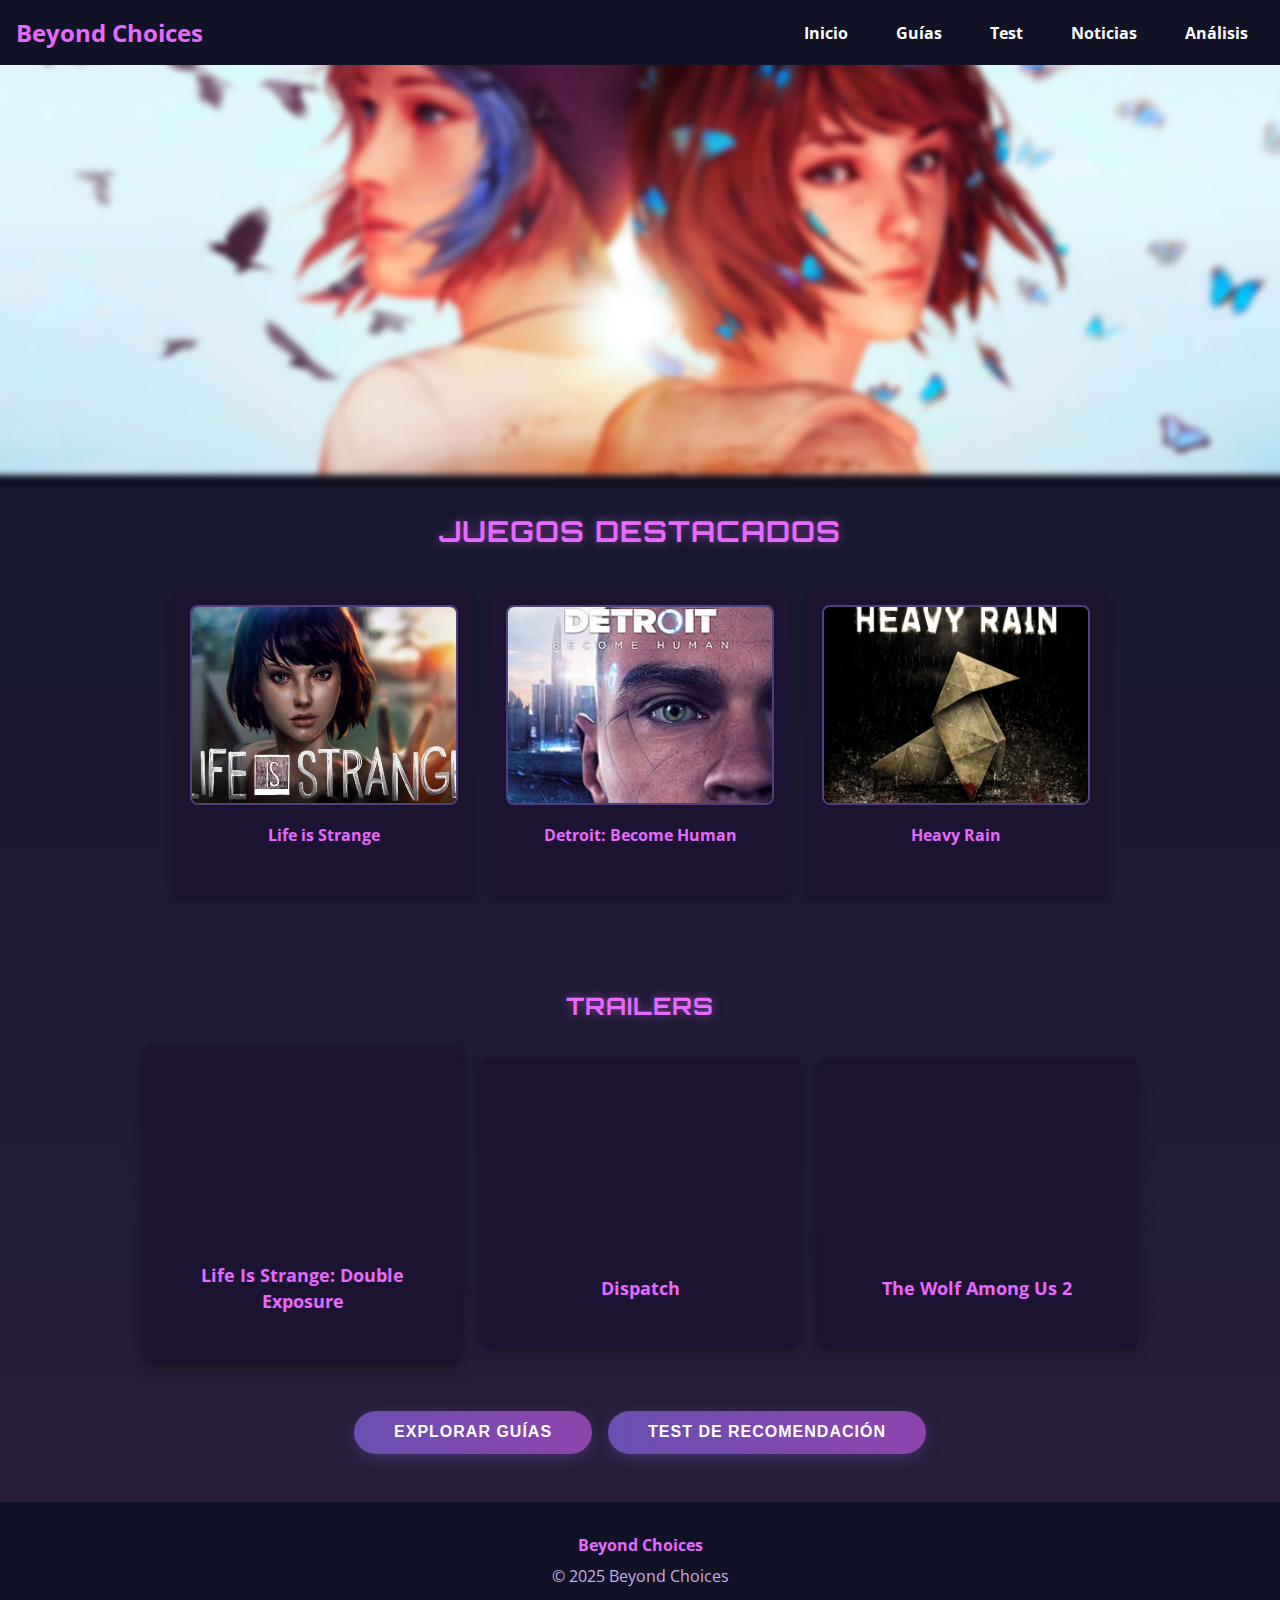
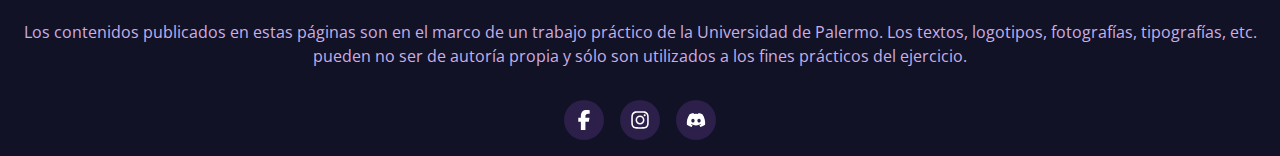
<file: index.html>
<!DOCTYPE html>
<html lang="es">
<head>
    <link rel="stylesheet" href="estilos/estilos.css">
    <meta charset="UTF-8">
    <meta name="viewport" content="width=device-width, initial-scale=1.0">
    <title>Beyond Choices</title>
</head>
<body>
    <header>
        <div class="logo">Beyond Choices</div>
        <input type="checkbox" id="menu-toggle" class="menu-checkbox">
        <label for="menu-toggle" class="menu-icon">&#9776;</label>
        <nav class="nav-principal">
          <ul>
            <li><a href="index.html">Inicio</a></li>
            <li><a href="guias.html">Guías</a></li>
            <li><a href="test.html">Test</a></li>
            <li><a href="noticias.html">Noticias</a></li>
            <li><a href="analisis.html">Análisis</a></li>
          </ul>
        </nav>
      </header>          
    <main>
        <div class="intro">
        </div>
        <section class="juegos-destacados">
            <h2>Juegos Destacados</h2>
            <div class="juegos-container">
                <div class="juego">
                    <img src="imagenes/juego1.jpg" alt="Juego 1">
                    <p>Life is Strange</p>
                </div>
                <div class="juego">
                    <img src="imagenes/juego2.jpg" alt="Juego 2">
                    <p>Detroit: Become Human</p>
                </div>
                <div class="juego">
                    <img src="imagenes/juego3.jpg" alt="Juego 3">
                    <p>Heavy Rain</p>
                </div>
            </div>
        </section>
          <section class="trailers">
                <h2>Trailers</h2>
                <div class="trailers-container">
                    <div class="video-wrapper">
                        <iframe width="560" height="315" src="https://www.youtube.com/embed/TOYz4NCFIXg?si=WtBbWsDsmpF6q-ue" title="YouTube video player" frameborder="0" allow="accelerometer; autoplay; clipboard-write; encrypted-media; gyroscope; picture-in-picture; web-share" referrerpolicy="strict-origin-when-cross-origin" allowfullscreen></iframe>
                        <p>Life Is Strange: Double Exposure</p>
                    </div>
                    <div class="video-wrapper">
                        <iframe width="942" height="530" src="https://www.youtube.com/embed/jK0cGKMDMPE" title="Dispatch - Official Reveal Trailer | The Game Awards 2024" frameborder="0" allow="accelerometer; autoplay; clipboard-write; encrypted-media; gyroscope; picture-in-picture; web-share" referrerpolicy="strict-origin-when-cross-origin" allowfullscreen></iframe>
                        <p>Dispatch</p>
                    </div>
                    <div class="video-wrapper">
                        <iframe width="942" height="530" src="https://www.youtube.com/embed/UkXwW5H28m0" title="The Wolf Among Us 2 - OFFICIAL Full Trailer (2022)" frameborder="0" allow="accelerometer; autoplay; clipboard-write; encrypted-media; gyroscope; picture-in-picture; web-share" referrerpolicy="strict-origin-when-cross-origin" allowfullscreen></iframe>
                        <p>The Wolf Among Us 2</p>
                    </div>
                </div>
            </section>
        </section>

        <section class="acciones">
            <a href="guias.html"> <button class="btn">EXPLORAR GUÍAS</button></a>
            <a href="test.html"> <button class="btn">TEST DE RECOMENDACIÓN</button></a>
        </section>
    </main>
    <footer>
        <div class="logo">Beyond Choices</div>
        <p>© 2025 Beyond Choices</p>
        <p>Los contenidos publicados en estas páginas son en el marco de un trabajo práctico de la Universidad de Palermo. Los textos, logotipos, fotografías, tipografías, etc. pueden no ser de autoría propia y sólo son utilizados a los fines prácticos del ejercicio.</p>
        <div class="social">            <a href="#" aria-label="Facebook">
                <svg xmlns="http://www.w3.org/2000/svg" height="20" width="25" viewBox="0 0 320 512"><!--!Font Awesome Free 6.7.2 by @fontawesome - https://fontawesome.com License - https://fontawesome.com/license/free Copyright 2025 Fonticons, Inc.--><path fill="#ffffff" d="M80 299.3V512H196V299.3h86.5l18-97.8H196V166.9c0-51.7 20.3-71.5 72.7-71.5c16.3 0 29.4 .4 37 1.2V7.9C291.4 4 256.4 0 236.2 0C129.3 0 80 50.5 80 159.4v42.1H14v97.8H80z"/></svg>            </a>
            <a href="#" aria-label="Instagram">
                <svg xmlns="http://www.w3.org/2000/svg" height="20" width="25" viewBox="0 0 448 512"><!--!Font Awesome Free 6.7.2 by @fontawesome - https://fontawesome.com License - https://fontawesome.com/license/free Copyright 2025 Fonticons, Inc.--><path fill="#ffffff" d="M224.1 141c-63.6 0-114.9 51.3-114.9 114.9s51.3 114.9 114.9 114.9S339 319.5 339 255.9 287.7 141 224.1 141zm0 189.6c-41.1 0-74.7-33.5-74.7-74.7s33.5-74.7 74.7-74.7 74.7 33.5 74.7 74.7-33.6 74.7-74.7 74.7zm146.4-194.3c0 14.9-12 26.8-26.8 26.8-14.9 0-26.8-12-26.8-26.8s12-26.8 26.8-26.8 26.8 12 26.8 26.8zm76.1 27.2c-1.7-35.9-9.9-67.7-36.2-93.9-26.2-26.2-58-34.4-93.9-36.2-37-2.1-147.9-2.1-184.9 0-35.8 1.7-67.6 9.9-93.9 36.1s-34.4 58-36.2 93.9c-2.1 37-2.1 147.9 0 184.9 1.7 35.9 9.9 67.7 36.2 93.9s58 34.4 93.9 36.2c37 2.1 147.9 2.1 184.9 0 35.9-1.7 67.7-9.9 93.9-36.2 26.2-26.2 34.4-58 36.2-93.9 2.1-37 2.1-147.8 0-184.8zM398.8 388c-7.8 19.6-22.9 34.7-42.6 42.6-29.5 11.7-99.5 9-132.1 9s-102.7 2.6-132.1-9c-19.6-7.8-34.7-22.9-42.6-42.6-11.7-29.5-9-99.5-9-132.1s-2.6-102.7 9-132.1c7.8-19.6 22.9-34.7 42.6-42.6 29.5-11.7 99.5-9 132.1-9s102.7-2.6 132.1 9c19.6 7.8 34.7 22.9 42.6 42.6 11.7 29.5 9 99.5 9 132.1s2.7 102.7-9 132.1z"/></svg>
            </a>
            <a href="#" aria-label="Discord">
                <svg xmlns="http://www.w3.org/2000/svg" height="20" width="25" viewBox="0 0 640 512"><!--!Font Awesome Free 6.7.2 by @fontawesome - https://fontawesome.com License - https://fontawesome.com/license/free Copyright 2025 Fonticons, Inc.--><path fill="#ffffff" d="M524.5 69.8a1.5 1.5 0 0 0 -.8-.7A485.1 485.1 0 0 0 404.1 32a1.8 1.8 0 0 0 -1.9 .9 337.5 337.5 0 0 0 -14.9 30.6 447.8 447.8 0 0 0 -134.4 0 309.5 309.5 0 0 0 -15.1-30.6 1.9 1.9 0 0 0 -1.9-.9A483.7 483.7 0 0 0 116.1 69.1a1.7 1.7 0 0 0 -.8 .7C39.1 183.7 18.2 294.7 28.4 404.4a2 2 0 0 0 .8 1.4A487.7 487.7 0 0 0 176 479.9a1.9 1.9 0 0 0 2.1-.7A348.2 348.2 0 0 0 208.1 430.4a1.9 1.9 0 0 0 -1-2.6 321.2 321.2 0 0 1 -45.9-21.9 1.9 1.9 0 0 1 -.2-3.1c3.1-2.3 6.2-4.7 9.1-7.1a1.8 1.8 0 0 1 1.9-.3c96.2 43.9 200.4 43.9 295.5 0a1.8 1.8 0 0 1 1.9 .2c2.9 2.4 6 4.9 9.1 7.2a1.9 1.9 0 0 1 -.2 3.1 301.4 301.4 0 0 1 -45.9 21.8 1.9 1.9 0 0 0 -1 2.6 391.1 391.1 0 0 0 30 48.8 1.9 1.9 0 0 0 2.1 .7A486 486 0 0 0 610.7 405.7a1.9 1.9 0 0 0 .8-1.4C623.7 277.6 590.9 167.5 524.5 69.8zM222.5 337.6c-29 0-52.8-26.6-52.8-59.2S193.1 219.1 222.5 219.1c29.7 0 53.3 26.8 52.8 59.2C275.3 311 251.9 337.6 222.5 337.6zm195.4 0c-29 0-52.8-26.6-52.8-59.2S388.4 219.1 417.9 219.1c29.7 0 53.3 26.8 52.8 59.2C470.7 311 447.5 337.6 417.9 337.6z"/></svg>        
        </div>
    </footer>
</body>
</html>
</file>
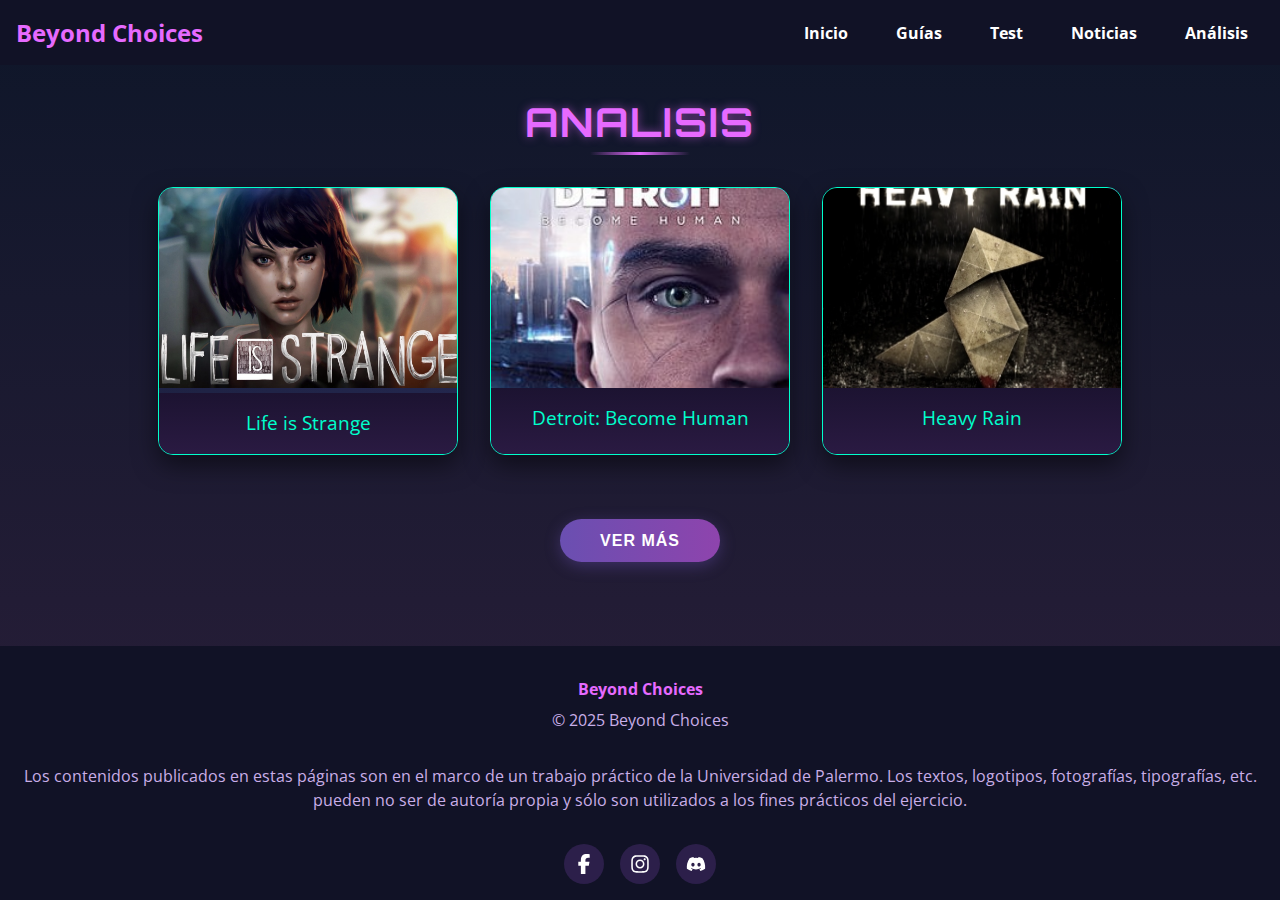
<file: analisis.html>
<!DOCTYPE html>
<html lang="es">
<head>
    <link rel="stylesheet" href="estilos/estilos.css">
    <meta charset="UTF-8">
    <meta name="viewport" content="width=device-width, initial-scale=1.0">
    <title>Analisis</title>
</head>
<body>
    <header>
        <div class="logo">Beyond Choices</div>
        <input type="checkbox" id="menu-toggle" class="menu-checkbox">
        <label for="menu-toggle" class="menu-icon">&#9776;</label>
        <nav class="nav-principal">
          <ul>
            <li><a href="index.html">Inicio</a></li>
            <li><a href="guias.html">Guías</a></li>
            <li><a href="test.html">Test</a></li>
            <li><a href="noticias.html">Noticias</a></li>
            <li><a href="analisis.html">Análisis</a></li>
          </ul>
        </nav>
      </header>    
    <main>
        <section class="guia-juegos">
            <h2>Analisis</h2>
            <div class="juegos-analisis-container">
                <div class="juego-analisis">
                    <a href="lifeisstrange.html" class="enlace">
                <img src="imagenes/juego1.jpg" alt="Juego 1">
                <p>Life is Strange</p>
                </a>
                </div>
                <div class="juego-analisis">
                <img src="imagenes/juego2.jpg" alt="Juego 2">
                <p>Detroit: Become Human</p>
                </div>
                <div class="juego-analisis">
                <img src="imagenes/juego3.jpg" alt="Juego 3">
                <p>Heavy Rain</p>
                </div>
            </div>
        </section>
        <div class="ver-mas">
        <button>VER MÁS</button>
        </div>
    </main>
    <footer>
        <div class="logo">Beyond Choices</div>
        <p>© 2025 Beyond Choices</p>
        <p>Los contenidos publicados en estas páginas son en el marco de un trabajo práctico de la Universidad de Palermo. Los textos, logotipos, fotografías, tipografías, etc. pueden no ser de autoría propia y sólo son utilizados a los fines prácticos del ejercicio.</p>
        <div class="social">
            <a href="#" aria-label="Facebook">
                <svg xmlns="http://www.w3.org/2000/svg" height="20" width="25" viewBox="0 0 320 512"><!--!Font Awesome Free 6.7.2 by @fontawesome - https://fontawesome.com License - https://fontawesome.com/license/free Copyright 2025 Fonticons, Inc.--><path fill="#ffffff" d="M80 299.3V512H196V299.3h86.5l18-97.8H196V166.9c0-51.7 20.3-71.5 72.7-71.5c16.3 0 29.4 .4 37 1.2V7.9C291.4 4 256.4 0 236.2 0C129.3 0 80 50.5 80 159.4v42.1H14v97.8H80z"/></svg>            </a>
            <a href="#" aria-label="Instagram">
                <svg xmlns="http://www.w3.org/2000/svg" height="20" width="25" viewBox="0 0 448 512"><!--!Font Awesome Free 6.7.2 by @fontawesome - https://fontawesome.com License - https://fontawesome.com/license/free Copyright 2025 Fonticons, Inc.--><path fill="#ffffff" d="M224.1 141c-63.6 0-114.9 51.3-114.9 114.9s51.3 114.9 114.9 114.9S339 319.5 339 255.9 287.7 141 224.1 141zm0 189.6c-41.1 0-74.7-33.5-74.7-74.7s33.5-74.7 74.7-74.7 74.7 33.5 74.7 74.7-33.6 74.7-74.7 74.7zm146.4-194.3c0 14.9-12 26.8-26.8 26.8-14.9 0-26.8-12-26.8-26.8s12-26.8 26.8-26.8 26.8 12 26.8 26.8zm76.1 27.2c-1.7-35.9-9.9-67.7-36.2-93.9-26.2-26.2-58-34.4-93.9-36.2-37-2.1-147.9-2.1-184.9 0-35.8 1.7-67.6 9.9-93.9 36.1s-34.4 58-36.2 93.9c-2.1 37-2.1 147.9 0 184.9 1.7 35.9 9.9 67.7 36.2 93.9s58 34.4 93.9 36.2c37 2.1 147.9 2.1 184.9 0 35.9-1.7 67.7-9.9 93.9-36.2 26.2-26.2 34.4-58 36.2-93.9 2.1-37 2.1-147.8 0-184.8zM398.8 388c-7.8 19.6-22.9 34.7-42.6 42.6-29.5 11.7-99.5 9-132.1 9s-102.7 2.6-132.1-9c-19.6-7.8-34.7-22.9-42.6-42.6-11.7-29.5-9-99.5-9-132.1s-2.6-102.7 9-132.1c7.8-19.6 22.9-34.7 42.6-42.6 29.5-11.7 99.5-9 132.1-9s102.7-2.6 132.1 9c19.6 7.8 34.7 22.9 42.6 42.6 11.7 29.5 9 99.5 9 132.1s2.7 102.7-9 132.1z"/></svg>
            </a>
            <a href="#" aria-label="Discord">
                <svg xmlns="http://www.w3.org/2000/svg" height="20" width="25" viewBox="0 0 640 512"><!--!Font Awesome Free 6.7.2 by @fontawesome - https://fontawesome.com License - https://fontawesome.com/license/free Copyright 2025 Fonticons, Inc.--><path fill="#ffffff" d="M524.5 69.8a1.5 1.5 0 0 0 -.8-.7A485.1 485.1 0 0 0 404.1 32a1.8 1.8 0 0 0 -1.9 .9 337.5 337.5 0 0 0 -14.9 30.6 447.8 447.8 0 0 0 -134.4 0 309.5 309.5 0 0 0 -15.1-30.6 1.9 1.9 0 0 0 -1.9-.9A483.7 483.7 0 0 0 116.1 69.1a1.7 1.7 0 0 0 -.8 .7C39.1 183.7 18.2 294.7 28.4 404.4a2 2 0 0 0 .8 1.4A487.7 487.7 0 0 0 176 479.9a1.9 1.9 0 0 0 2.1-.7A348.2 348.2 0 0 0 208.1 430.4a1.9 1.9 0 0 0 -1-2.6 321.2 321.2 0 0 1 -45.9-21.9 1.9 1.9 0 0 1 -.2-3.1c3.1-2.3 6.2-4.7 9.1-7.1a1.8 1.8 0 0 1 1.9-.3c96.2 43.9 200.4 43.9 295.5 0a1.8 1.8 0 0 1 1.9 .2c2.9 2.4 6 4.9 9.1 7.2a1.9 1.9 0 0 1 -.2 3.1 301.4 301.4 0 0 1 -45.9 21.8 1.9 1.9 0 0 0 -1 2.6 391.1 391.1 0 0 0 30 48.8 1.9 1.9 0 0 0 2.1 .7A486 486 0 0 0 610.7 405.7a1.9 1.9 0 0 0 .8-1.4C623.7 277.6 590.9 167.5 524.5 69.8zM222.5 337.6c-29 0-52.8-26.6-52.8-59.2S193.1 219.1 222.5 219.1c29.7 0 53.3 26.8 52.8 59.2C275.3 311 251.9 337.6 222.5 337.6zm195.4 0c-29 0-52.8-26.6-52.8-59.2S388.4 219.1 417.9 219.1c29.7 0 53.3 26.8 52.8 59.2C470.7 311 447.5 337.6 417.9 337.6z"/></svg>        </div>
    </footer>
</body>
</html>
</file>
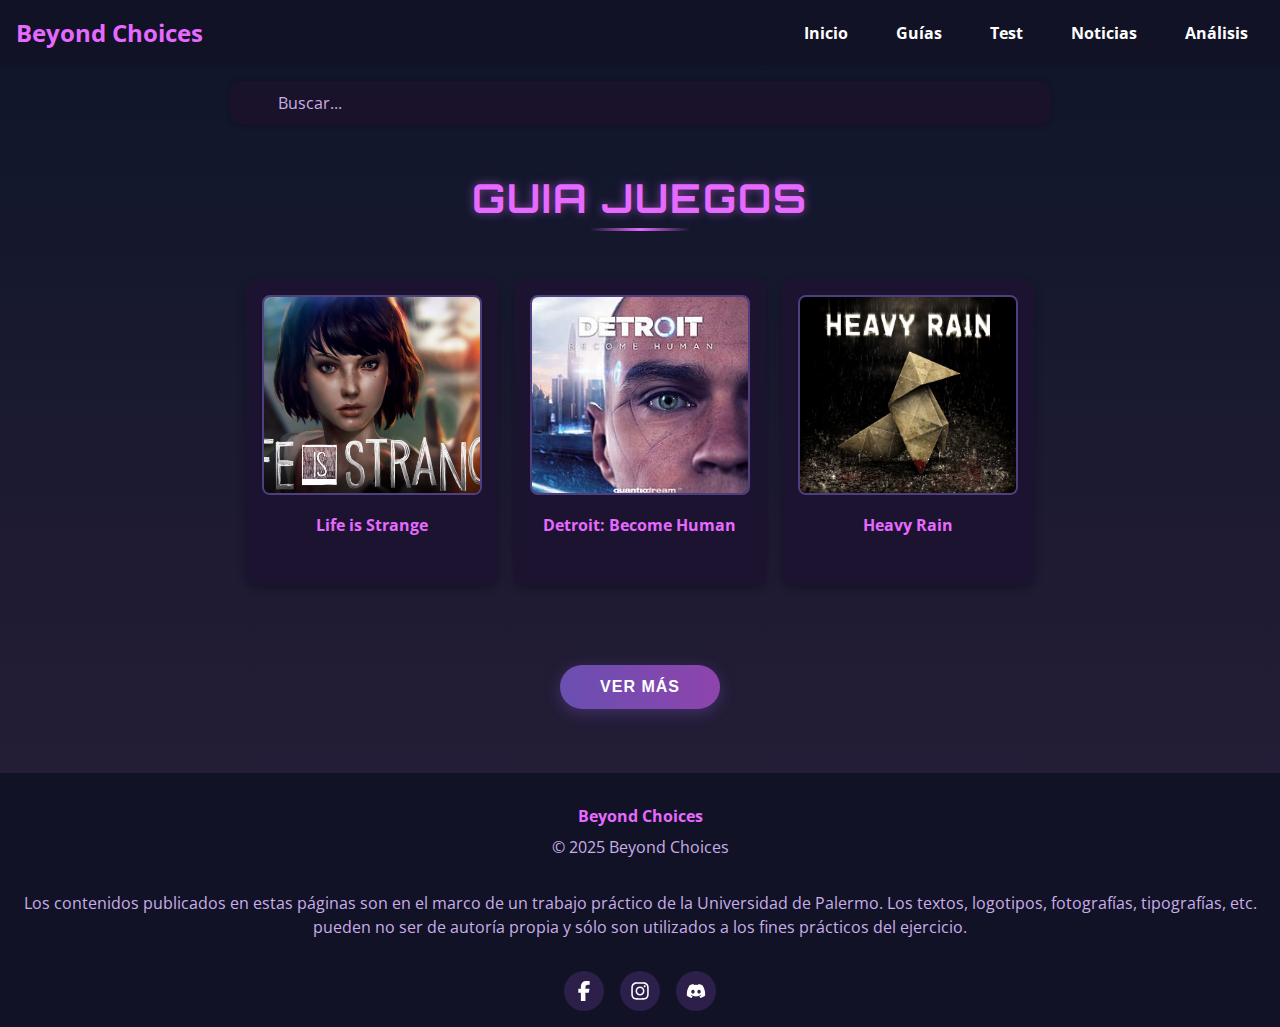
<file: guias.html>
<!DOCTYPE html>
<html lang="es">
<head>
    <link rel="stylesheet" href="estilos/estilos.css">
    <meta charset="UTF-8">
    <meta name="viewport" content="width=device-width, initial-scale=1.0">
    <title>Guias</title>
</head>
<body>
    <header>
        <div class="logo">Beyond Choices</div>
        <input type="checkbox" id="menu-toggle" class="menu-checkbox">
        <label for="menu-toggle" class="menu-icon">&#9776;</label>
        <nav class="nav-principal">
          <ul>
            <li><a href="index.html">Inicio</a></li>
            <li><a href="guias.html">Guías</a></li>
            <li><a href="test.html">Test</a></li>
            <li><a href="noticias.html">Noticias</a></li>
            <li><a href="analisis.html">Análisis</a></li>
          </ul>
        </nav>
      </header>    
    <main>
        <form class="barra-busqueda" action="#" method="get">
            <input type="text" placeholder="Buscar..." name="q" class="input-busqueda">
            <button type="submit" class="btn-buscar"></button>
          </form>
          <section class="guia-juegos">
            <h2>Guia Juegos</h2>
            <div class="juegos-container">
                <div class="juego">
                    <img src="imagenes/juego1.jpg" alt="Juego 1">
                    <p>Life is Strange</p>
                </div>
                <div class="juego">
                    <img src="imagenes/juego2.jpg" alt="Juego 2">
                    <p>Detroit: Become Human</p>
                </div>
                    <div class="juego">
                        <a href="heavyrain.html" class="enlace-juego">
                        <img src="imagenes/juego3.jpg" alt="Juego 3">
                        </a>
                        <p>Heavy Rain</p>
                    </div>
            </div>
        </section>
        <div class="ver-mas">
            <button>VER MÁS</button>
        </div>
    </main>
    <footer>
        <div class="logo">Beyond Choices</div>
        <p>© 2025 Beyond Choices</p>
        <p>Los contenidos publicados en estas páginas son en el marco de un trabajo práctico de la Universidad de Palermo. Los textos, logotipos, fotografías, tipografías, etc. pueden no ser de autoría propia y sólo son utilizados a los fines prácticos del ejercicio.</p>
        <div class="social">
            <a href="#" aria-label="Facebook">
                <svg xmlns="http://www.w3.org/2000/svg" height="20" width="25" viewBox="0 0 320 512"><!--!Font Awesome Free 6.7.2 by @fontawesome - https://fontawesome.com License - https://fontawesome.com/license/free Copyright 2025 Fonticons, Inc.--><path fill="#ffffff" d="M80 299.3V512H196V299.3h86.5l18-97.8H196V166.9c0-51.7 20.3-71.5 72.7-71.5c16.3 0 29.4 .4 37 1.2V7.9C291.4 4 256.4 0 236.2 0C129.3 0 80 50.5 80 159.4v42.1H14v97.8H80z"/></svg>            </a>
            <a href="#" aria-label="Instagram">
                <svg xmlns="http://www.w3.org/2000/svg" height="20" width="25" viewBox="0 0 448 512"><!--!Font Awesome Free 6.7.2 by @fontawesome - https://fontawesome.com License - https://fontawesome.com/license/free Copyright 2025 Fonticons, Inc.--><path fill="#ffffff" d="M224.1 141c-63.6 0-114.9 51.3-114.9 114.9s51.3 114.9 114.9 114.9S339 319.5 339 255.9 287.7 141 224.1 141zm0 189.6c-41.1 0-74.7-33.5-74.7-74.7s33.5-74.7 74.7-74.7 74.7 33.5 74.7 74.7-33.6 74.7-74.7 74.7zm146.4-194.3c0 14.9-12 26.8-26.8 26.8-14.9 0-26.8-12-26.8-26.8s12-26.8 26.8-26.8 26.8 12 26.8 26.8zm76.1 27.2c-1.7-35.9-9.9-67.7-36.2-93.9-26.2-26.2-58-34.4-93.9-36.2-37-2.1-147.9-2.1-184.9 0-35.8 1.7-67.6 9.9-93.9 36.1s-34.4 58-36.2 93.9c-2.1 37-2.1 147.9 0 184.9 1.7 35.9 9.9 67.7 36.2 93.9s58 34.4 93.9 36.2c37 2.1 147.9 2.1 184.9 0 35.9-1.7 67.7-9.9 93.9-36.2 26.2-26.2 34.4-58 36.2-93.9 2.1-37 2.1-147.8 0-184.8zM398.8 388c-7.8 19.6-22.9 34.7-42.6 42.6-29.5 11.7-99.5 9-132.1 9s-102.7 2.6-132.1-9c-19.6-7.8-34.7-22.9-42.6-42.6-11.7-29.5-9-99.5-9-132.1s-2.6-102.7 9-132.1c7.8-19.6 22.9-34.7 42.6-42.6 29.5-11.7 99.5-9 132.1-9s102.7-2.6 132.1 9c19.6 7.8 34.7 22.9 42.6 42.6 11.7 29.5 9 99.5 9 132.1s2.7 102.7-9 132.1z"/></svg>
            </a>
            <a href="#" aria-label="Discord">
                <svg xmlns="http://www.w3.org/2000/svg" height="20" width="25" viewBox="0 0 640 512"><!--!Font Awesome Free 6.7.2 by @fontawesome - https://fontawesome.com License - https://fontawesome.com/license/free Copyright 2025 Fonticons, Inc.--><path fill="#ffffff" d="M524.5 69.8a1.5 1.5 0 0 0 -.8-.7A485.1 485.1 0 0 0 404.1 32a1.8 1.8 0 0 0 -1.9 .9 337.5 337.5 0 0 0 -14.9 30.6 447.8 447.8 0 0 0 -134.4 0 309.5 309.5 0 0 0 -15.1-30.6 1.9 1.9 0 0 0 -1.9-.9A483.7 483.7 0 0 0 116.1 69.1a1.7 1.7 0 0 0 -.8 .7C39.1 183.7 18.2 294.7 28.4 404.4a2 2 0 0 0 .8 1.4A487.7 487.7 0 0 0 176 479.9a1.9 1.9 0 0 0 2.1-.7A348.2 348.2 0 0 0 208.1 430.4a1.9 1.9 0 0 0 -1-2.6 321.2 321.2 0 0 1 -45.9-21.9 1.9 1.9 0 0 1 -.2-3.1c3.1-2.3 6.2-4.7 9.1-7.1a1.8 1.8 0 0 1 1.9-.3c96.2 43.9 200.4 43.9 295.5 0a1.8 1.8 0 0 1 1.9 .2c2.9 2.4 6 4.9 9.1 7.2a1.9 1.9 0 0 1 -.2 3.1 301.4 301.4 0 0 1 -45.9 21.8 1.9 1.9 0 0 0 -1 2.6 391.1 391.1 0 0 0 30 48.8 1.9 1.9 0 0 0 2.1 .7A486 486 0 0 0 610.7 405.7a1.9 1.9 0 0 0 .8-1.4C623.7 277.6 590.9 167.5 524.5 69.8zM222.5 337.6c-29 0-52.8-26.6-52.8-59.2S193.1 219.1 222.5 219.1c29.7 0 53.3 26.8 52.8 59.2C275.3 311 251.9 337.6 222.5 337.6zm195.4 0c-29 0-52.8-26.6-52.8-59.2S388.4 219.1 417.9 219.1c29.7 0 53.3 26.8 52.8 59.2C470.7 311 447.5 337.6 417.9 337.6z"/></svg>        </div>
    </footer>
</body>
</html>
</file>
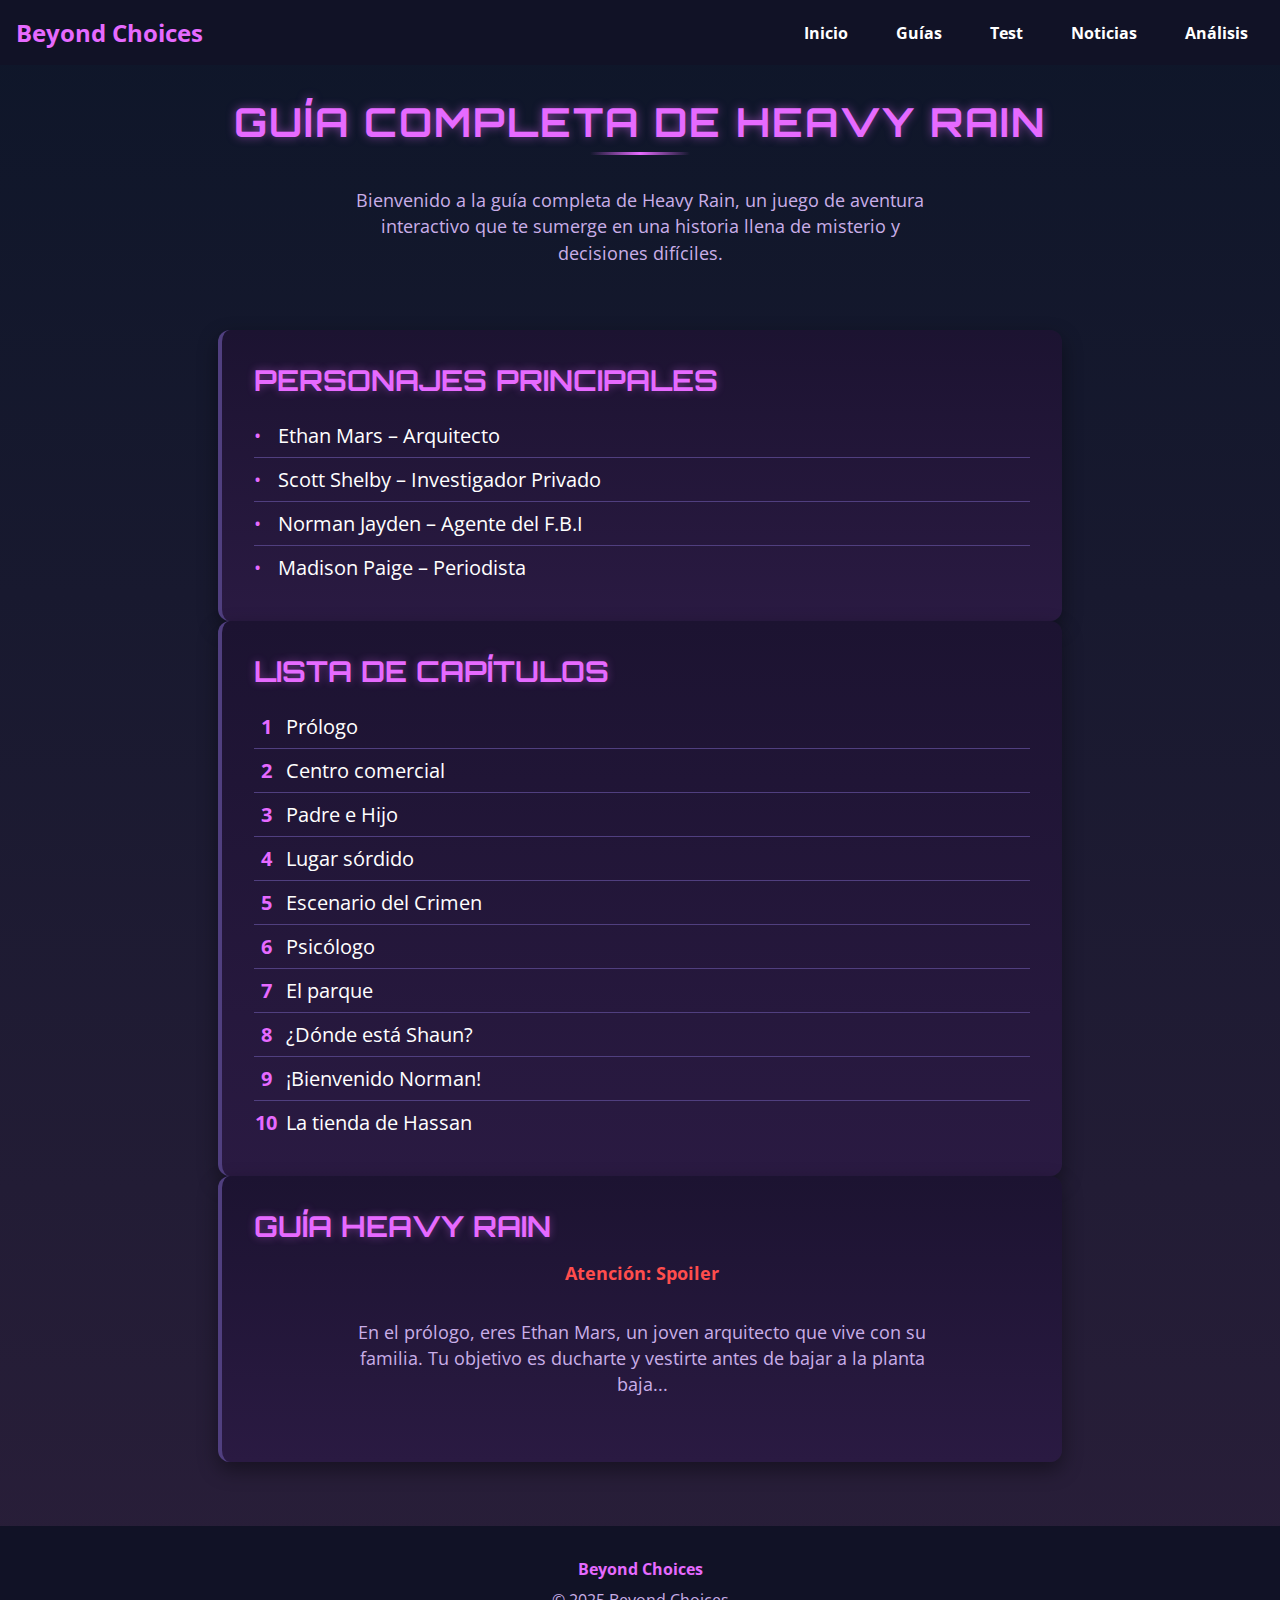
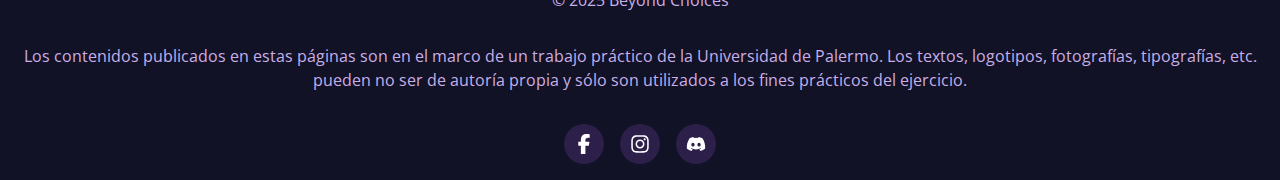
<file: heavyrain.html>
<!DOCTYPE html>
<html lang="en">
<head>
    <link rel="stylesheet" href="estilos/estilos.css">
    <meta charset="UTF-8">
    <meta name="viewport" content="width=device-width, initial-scale=1.0">
    <title>Guia Heavy Rain</title>
</head>
<body>
<header>
        <div class="logo">Beyond Choices</div>
        <input type="checkbox" id="menu-toggle" class="menu-checkbox">
        <label for="menu-toggle" class="menu-icon">&#9776;</label>
        <nav class="nav-principal">
          <ul>
            <li><a href="index.html">Inicio</a></li>
            <li><a href="guias.html">Guías</a></li>
            <li><a href="test.html">Test</a></li>
            <li><a href="noticias.html">Noticias</a></li>
            <li><a href="analisis.html">Análisis</a></li>
          </ul>
        </nav>
</header>          

<main>
    <section class="guia-juegos">
        <h2>Guía Completa de Heavy Rain</h2>
        <p>Bienvenido a la guía completa de Heavy Rain, un juego de aventura interactivo que te sumerge en una historia llena de misterio y decisiones difíciles.</p>
    </section>

    <section class="personajes">
        <h2>Personajes Principales</h2>
        <ul>
            <li>Ethan Mars – Arquitecto</li>
            <li>Scott Shelby – Investigador Privado</li>
            <li>Norman Jayden – Agente del F.B.I</li>
            <li>Madison Paige – Periodista</li>
        </ul>
    </section>

    <section class="capitulos">
        <h2>Lista de Capítulos</h2>
        <ol>
            <li>Prólogo</li>
            <li>Centro comercial</li>
            <li>Padre e Hijo</li>
            <li>Lugar sórdido</li>
            <li>Escenario del Crimen</li>
            <li>Psicólogo</li>
            <li>El parque</li>
            <li>¿Dónde está Shaun?</li>
            <li>¡Bienvenido Norman!</li>
            <li>La tienda de Hassan</li>
        </ol>
    </section>

    <section class="guia">
        <h2>Guía Heavy Rain</h2>
        <p><strong>Atención: Spoiler</strong></p>
        <p>En el prólogo, eres Ethan Mars, un joven arquitecto que vive con su familia. Tu objetivo es ducharte y vestirte antes de bajar a la planta baja...</p>
    </section>
</main>

<footer>
    <div class="logo">Beyond Choices</div>
    <p>© 2025 Beyond Choices</p>
    <p>Los contenidos publicados en estas páginas son en el marco de un trabajo práctico de la Universidad de Palermo. Los textos, logotipos, fotografías, tipografías, etc. pueden no ser de autoría propia y sólo son utilizados a los fines prácticos del ejercicio.</p>
    <div class="social">
        <a href="#" aria-label="Facebook">
            <svg xmlns="http://www.w3.org/2000/svg" height="20" width="25" viewBox="0 0 320 512"><!--!Font Awesome Free 6.7.2 by @fontawesome - https://fontawesome.com License - https://fontawesome.com/license/free Copyright 2025 Fonticons, Inc.--><path fill="#ffffff" d="M80 299.3V512H196V299.3h86.5l18-97.8H196V166.9c0-51.7 20.3-71.5 72.7-71.5c16.3 0 29.4 .4 37 1.2V7.9C291.4 4 256.4 0 236.2 0C129.3 0 80 50.5 80 159.4v42.1H14v97.8H80z"/></svg>            </a>
        <a href="#" aria-label="Instagram">
            <svg xmlns="http://www.w3.org/2000/svg" height="20" width="25" viewBox="0 0 448 512"><!--!Font Awesome Free 6.7.2 by @fontawesome - https://fontawesome.com License - https://fontawesome.com/license/free Copyright 2025 Fonticons, Inc.--><path fill="#ffffff" d="M224.1 141c-63.6 0-114.9 51.3-114.9 114.9s51.3 114.9 114.9 114.9S339 319.5 339 255.9 287.7 141 224.1 141zm0 189.6c-41.1 0-74.7-33.5-74.7-74.7s33.5-74.7 74.7-74.7 74.7 33.5 74.7 74.7-33.6 74.7-74.7 74.7zm146.4-194.3c0 14.9-12 26.8-26.8 26.8-14.9 0-26.8-12-26.8-26.8s12-26.8 26.8-26.8 26.8 12 26.8 26.8zm76.1 27.2c-1.7-35.9-9.9-67.7-36.2-93.9-26.2-26.2-58-34.4-93.9-36.2-37-2.1-147.9-2.1-184.9 0-35.8 1.7-67.6 9.9-93.9 36.1s-34.4 58-36.2 93.9c-2.1 37-2.1 147.9 0 184.9 1.7 35.9 9.9 67.7 36.2 93.9s58 34.4 93.9 36.2c37 2.1 147.9 2.1 184.9 0 35.9-1.7 67.7-9.9 93.9-36.2 26.2-26.2 34.4-58 36.2-93.9 2.1-37 2.1-147.8 0-184.8zM398.8 388c-7.8 19.6-22.9 34.7-42.6 42.6-29.5 11.7-99.5 9-132.1 9s-102.7 2.6-132.1-9c-19.6-7.8-34.7-22.9-42.6-42.6-11.7-29.5-9-99.5-9-132.1s-2.6-102.7 9-132.1c7.8-19.6 22.9-34.7 42.6-42.6 29.5-11.7 99.5-9 132.1-9s102.7-2.6 132.1 9c19.6 7.8 34.7 22.9 42.6 42.6 11.7 29.5 9 99.5 9 132.1s2.7 102.7-9 132.1z"/></svg>
        </a>
        <a href="#" aria-label="Discord">
            <svg xmlns="http://www.w3.org/2000/svg" height="20" width="25" viewBox="0 0 640 512"><!--!Font Awesome Free 6.7.2 by @fontawesome - https://fontawesome.com License - https://fontawesome.com/license/free Copyright 2025 Fonticons, Inc.--><path fill="#ffffff" d="M524.5 69.8a1.5 1.5 0 0 0 -.8-.7A485.1 485.1 0 0 0 404.1 32a1.8 1.8 0 0 0 -1.9 .9 337.5 337.5 0 0 0 -14.9 30.6 447.8 447.8 0 0 0 -134.4 0 309.5 309.5 0 0 0 -15.1-30.6 1.9 1.9 0 0 0 -1.9-.9A483.7 483.7 0 0 0 116.1 69.1a1.7 1.7 0 0 0 -.8 .7C39.1 183.7 18.2 294.7 28.4 404.4a2 2 0 0 0 .8 1.4A487.7 487.7 0 0 0 176 479.9a1.9 1.9 0 0 0 2.1-.7A348.2 348.2 0 0 0 208.1 430.4a1.9 1.9 0 0 0 -1-2.6 321.2 321.2 0 0 1 -45.9-21.9 1.9 1.9 0 0 1 -.2-3.1c3.1-2.3 6.2-4.7 9.1-7.1a1.8 1.8 0 0 1 1.9-.3c96.2 43.9 200.4 43.9 295.5 0a1.8 1.8 0 0 1 1.9 .2c2.9 2.4 6 4.9 9.1 7.2a1.9 1.9 0 0 1 -.2 3.1 301.4 301.4 0 0 1 -45.9 21.8 1.9 1.9 0 0 0 -1 2.6 391.1 391.1 0 0 0 30 48.8 1.9 1.9 0 0 0 2.1 .7A486 486 0 0 0 610.7 405.7a1.9 1.9 0 0 0 .8-1.4C623.7 277.6 590.9 167.5 524.5 69.8zM222.5 337.6c-29 0-52.8-26.6-52.8-59.2S193.1 219.1 222.5 219.1c29.7 0 53.3 26.8 52.8 59.2C275.3 311 251.9 337.6 222.5 337.6zm195.4 0c-29 0-52.8-26.6-52.8-59.2S388.4 219.1 417.9 219.1c29.7 0 53.3 26.8 52.8 59.2C470.7 311 447.5 337.6 417.9 337.6z"/></svg>        </div>
</footer>
</body>
</html>
</file>
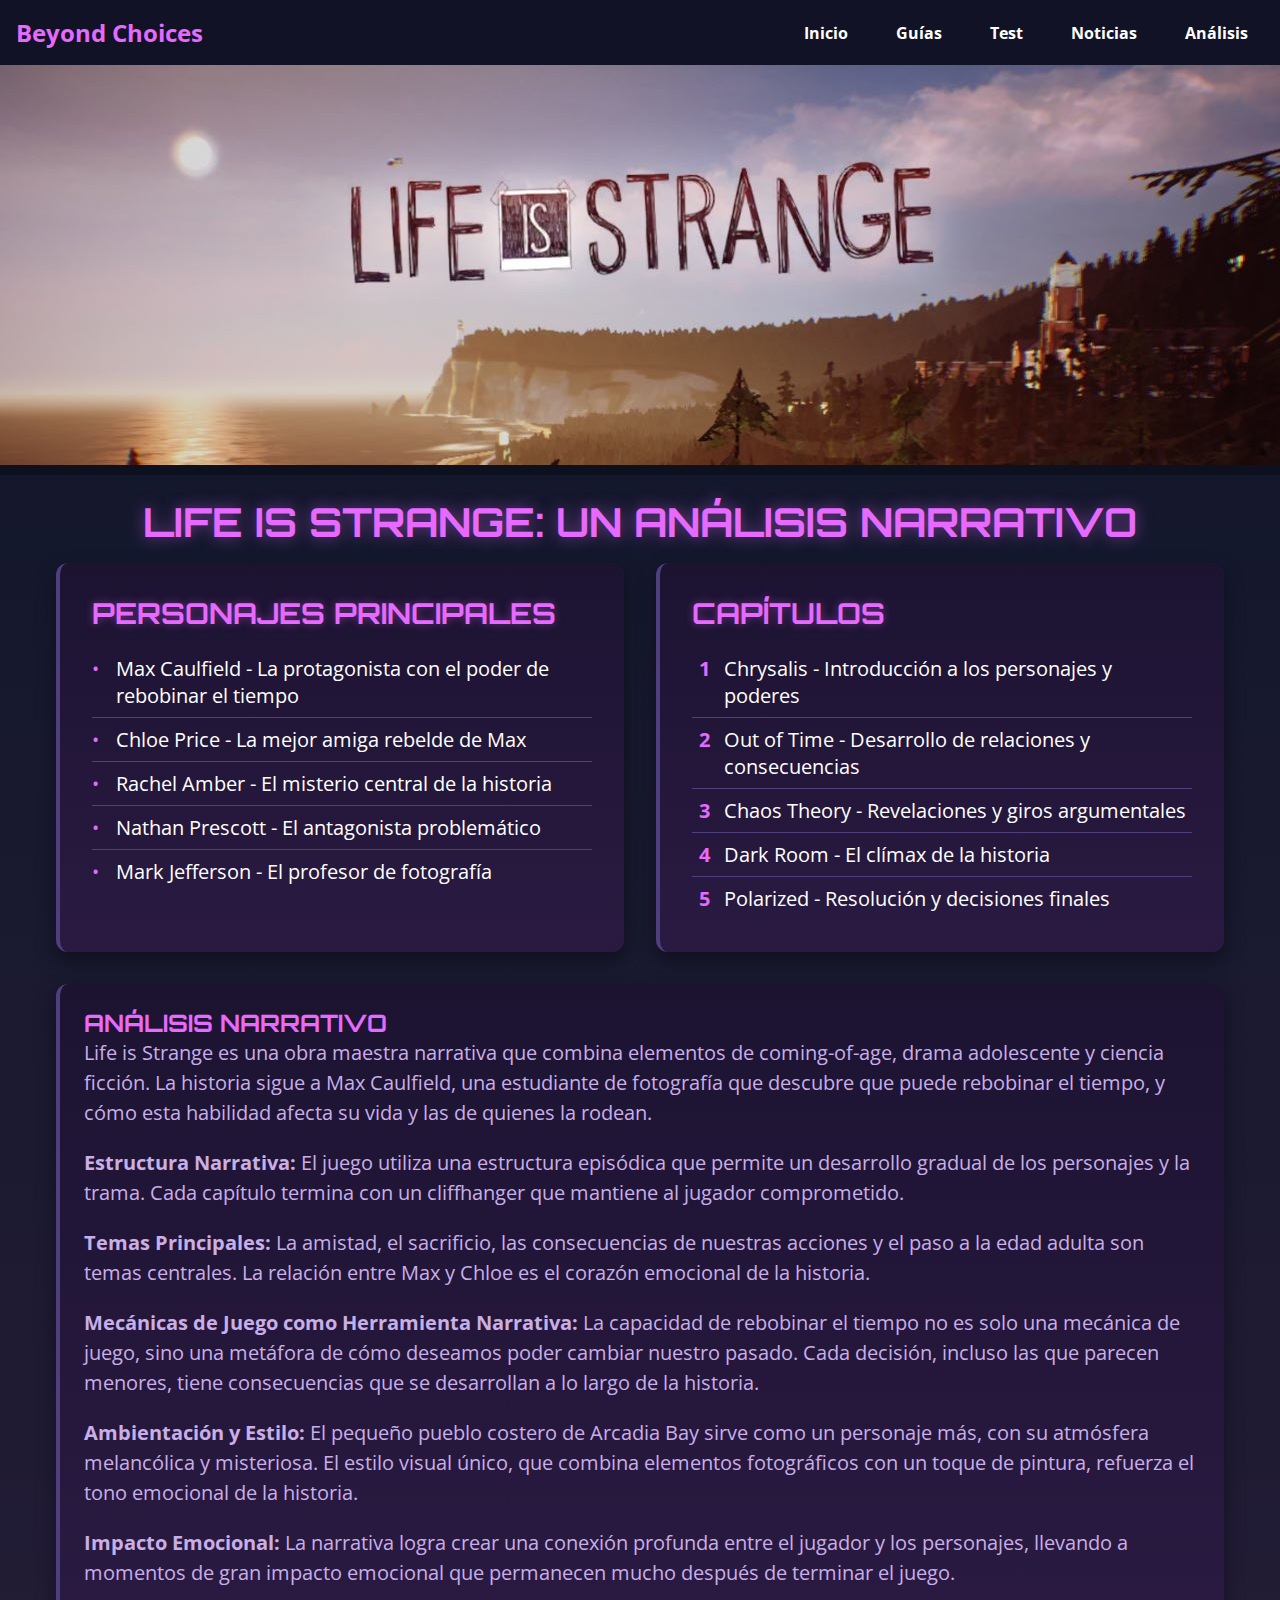
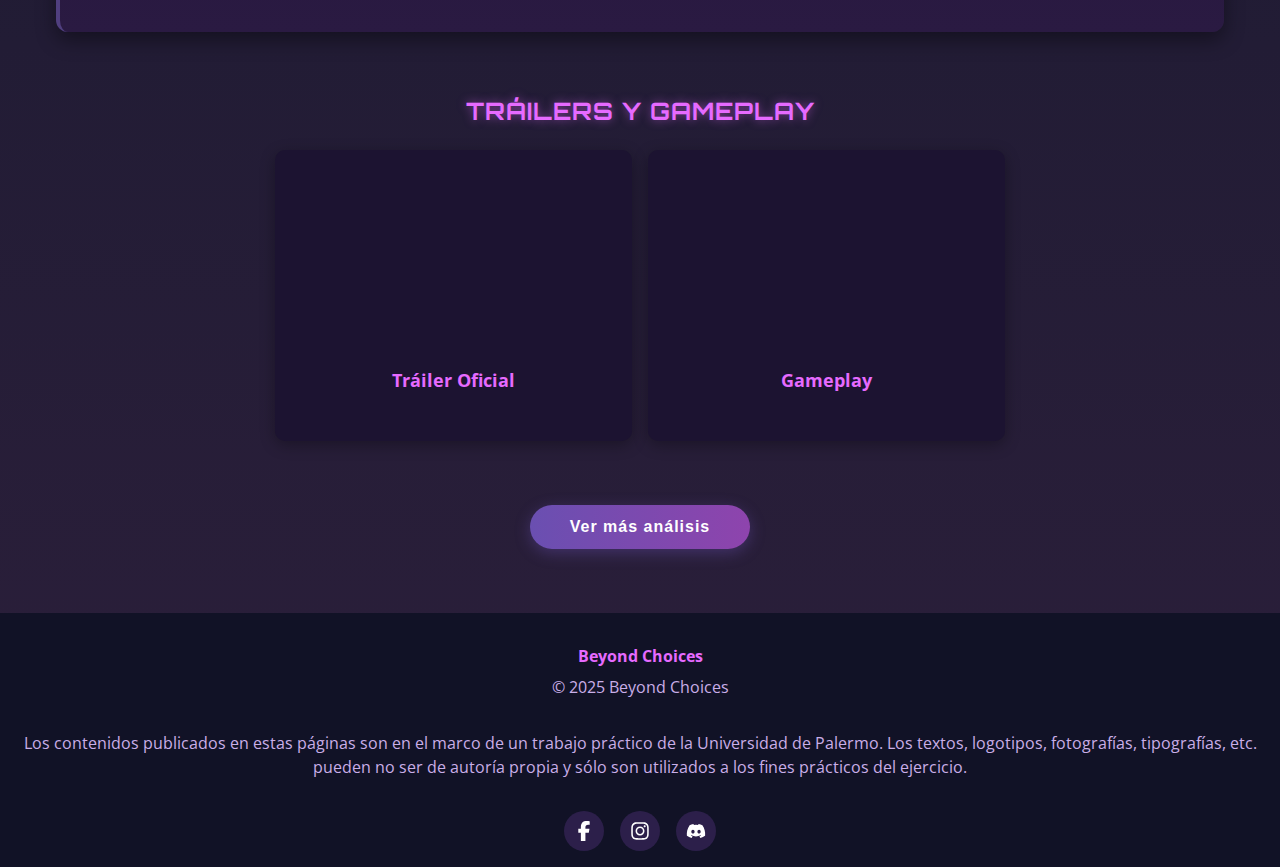
<file: lifeisstrange.html>
<!DOCTYPE html>
<html lang="es">
<head>
    <link rel="stylesheet" href="estilos/estilos.css">
    <meta charset="UTF-8">
    <meta name="viewport" content="width=device-width, initial-scale=1.0">
    <title>Life is Strange - Analisis</title>
</head>
<body>
    <header>
        <div class="logo">Beyond Choices</div>
        <input type="checkbox" id="menu-toggle" class="menu-checkbox">
        <label for="menu-toggle" class="menu-icon">&#9776;</label>
        <nav class="nav-principal">
          <ul>
            <li><a href="index.html">Inicio</a></li>
            <li><a href="guias.html">Guías</a></li>
            <li><a href="test.html">Test</a></li>
            <li><a href="noticias.html">Noticias</a></li>
            <li><a href="analisis.html">Análisis</a></li>
          </ul>
        </nav>
      </header>       
    <main>
        <div class="analisis-imagen">
        </div>
        <article>
            <h1>Life is Strange: Un Análisis Narrativo</h1>
            <div class="secciones-container">
                <section class="personajes">
                    <h2>Personajes Principales</h2>
                    <ul>
                        <li>Max Caulfield - La protagonista con el poder de rebobinar el tiempo</li>
                        <li>Chloe Price - La mejor amiga rebelde de Max</li>
                        <li>Rachel Amber - El misterio central de la historia</li>
                        <li>Nathan Prescott - El antagonista problemático</li>
                        <li>Mark Jefferson - El profesor de fotografía</li>
                    </ul>
                </section>
                <section class="capitulos">
                    <h2>Capítulos</h2>
                    <ol>
                        <li>Chrysalis - Introducción a los personajes y poderes</li>
                        <li>Out of Time - Desarrollo de relaciones y consecuencias</li>
                        <li>Chaos Theory - Revelaciones y giros argumentales</li>
                        <li>Dark Room - El clímax de la historia</li>
                        <li>Polarized - Resolución y decisiones finales</li>
                    </ol>
                </section>
            </div>
            <section class="analisis-texto">
                <h2>Análisis Narrativo</h2>
                <p>Life is Strange es una obra maestra narrativa que combina elementos de coming-of-age, drama adolescente y ciencia ficción. La historia sigue a Max Caulfield, una estudiante de fotografía que descubre que puede rebobinar el tiempo, y cómo esta habilidad afecta su vida y las de quienes la rodean.</p>
                
                <p><strong>Estructura Narrativa:</strong> El juego utiliza una estructura episódica que permite un desarrollo gradual de los personajes y la trama. Cada capítulo termina con un cliffhanger que mantiene al jugador comprometido.</p>
                
                <p><strong>Temas Principales:</strong> La amistad, el sacrificio, las consecuencias de nuestras acciones y el paso a la edad adulta son temas centrales. La relación entre Max y Chloe es el corazón emocional de la historia.</p>
                
                <p><strong>Mecánicas de Juego como Herramienta Narrativa:</strong> La capacidad de rebobinar el tiempo no es solo una mecánica de juego, sino una metáfora de cómo deseamos poder cambiar nuestro pasado. Cada decisión, incluso las que parecen menores, tiene consecuencias que se desarrollan a lo largo de la historia.</p>
                
                <p><strong>Ambientación y Estilo:</strong> El pequeño pueblo costero de Arcadia Bay sirve como un personaje más, con su atmósfera melancólica y misteriosa. El estilo visual único, que combina elementos fotográficos con un toque de pintura, refuerza el tono emocional de la historia.</p>
                
                <p><strong>Impacto Emocional:</strong> La narrativa logra crear una conexión profunda entre el jugador y los personajes, llevando a momentos de gran impacto emocional que permanecen mucho después de terminar el juego.</p>
            </section>

            <section class="trailers">
                <h2>Tráilers y Gameplay</h2>
                <div class="trailers-container">
                    <div class="video-wrapper">
                        <iframe src="https://www.youtube.com/embed/AURVxvIZrmU" allowfullscreen></iframe>
                        <p>Tráiler Oficial</p>
                    </div>
                    <div class="video-wrapper">
                        <iframe src="https://www.youtube.com/embed/xdMfgMoAATU?si=rjWFKHMT9aueuu9J" allowfullscreen></iframe>                        <p>Gameplay</p>
                    </div>
                </div>
            </section>

            <div class="ver-mas">
                <a href="analisis.html">
                <button>Ver más análisis</button>
                </a>
            </div>
        </article>
    </main>
    <footer>
      <div class="logo">Beyond Choices</div>
      <p>© 2025 Beyond Choices</p>
     <p>Los contenidos publicados en estas páginas son en el marco de un trabajo práctico de la Universidad de Palermo. Los textos, logotipos, fotografías, tipografías, etc. pueden no ser de autoría propia y sólo son utilizados a los fines prácticos del ejercicio.</p>
      <div class="social">
          <a href="#" aria-label="Facebook">
              <svg xmlns="http://www.w3.org/2000/svg" height="20" width="25" viewBox="0 0 320 512"><!--!Font Awesome Free 6.7.2 by @fontawesome - https://fontawesome.com License - https://fontawesome.com/license/free Copyright 2025 Fonticons, Inc.--><path fill="#ffffff" d="M80 299.3V512H196V299.3h86.5l18-97.8H196V166.9c0-51.7 20.3-71.5 72.7-71.5c16.3 0 29.4 .4 37 1.2V7.9C291.4 4 256.4 0 236.2 0C129.3 0 80 50.5 80 159.4v42.1H14v97.8H80z"/></svg>            </a>
          <a href="#" aria-label="Instagram">
              <svg xmlns="http://www.w3.org/2000/svg" height="20" width="25" viewBox="0 0 448 512"><!--!Font Awesome Free 6.7.2 by @fontawesome - https://fontawesome.com License - https://fontawesome.com/license/free Copyright 2025 Fonticons, Inc.--><path fill="#ffffff" d="M224.1 141c-63.6 0-114.9 51.3-114.9 114.9s51.3 114.9 114.9 114.9S339 319.5 339 255.9 287.7 141 224.1 141zm0 189.6c-41.1 0-74.7-33.5-74.7-74.7s33.5-74.7 74.7-74.7 74.7 33.5 74.7 74.7-33.6 74.7-74.7 74.7zm146.4-194.3c0 14.9-12 26.8-26.8 26.8-14.9 0-26.8-12-26.8-26.8s12-26.8 26.8-26.8 26.8 12 26.8 26.8zm76.1 27.2c-1.7-35.9-9.9-67.7-36.2-93.9-26.2-26.2-58-34.4-93.9-36.2-37-2.1-147.9-2.1-184.9 0-35.8 1.7-67.6 9.9-93.9 36.1s-34.4 58-36.2 93.9c-2.1 37-2.1 147.9 0 184.9 1.7 35.9 9.9 67.7 36.2 93.9s58 34.4 93.9 36.2c37 2.1 147.9 2.1 184.9 0 35.9-1.7 67.7-9.9 93.9-36.2 26.2-26.2 34.4-58 36.2-93.9 2.1-37 2.1-147.8 0-184.8zM398.8 388c-7.8 19.6-22.9 34.7-42.6 42.6-29.5 11.7-99.5 9-132.1 9s-102.7 2.6-132.1-9c-19.6-7.8-34.7-22.9-42.6-42.6-11.7-29.5-9-99.5-9-132.1s-2.6-102.7 9-132.1c7.8-19.6 22.9-34.7 42.6-42.6 29.5-11.7 99.5-9 132.1-9s102.7-2.6 132.1 9c19.6 7.8 34.7 22.9 42.6 42.6 11.7 29.5 9 99.5 9 132.1s2.7 102.7-9 132.1z"/></svg>
          </a>
          <a href="#" aria-label="Discord">
              <svg xmlns="http://www.w3.org/2000/svg" height="20" width="25" viewBox="0 0 640 512"><!--!Font Awesome Free 6.7.2 by @fontawesome - https://fontawesome.com License - https://fontawesome.com/license/free Copyright 2025 Fonticons, Inc.--><path fill="#ffffff" d="M524.5 69.8a1.5 1.5 0 0 0 -.8-.7A485.1 485.1 0 0 0 404.1 32a1.8 1.8 0 0 0 -1.9 .9 337.5 337.5 0 0 0 -14.9 30.6 447.8 447.8 0 0 0 -134.4 0 309.5 309.5 0 0 0 -15.1-30.6 1.9 1.9 0 0 0 -1.9-.9A483.7 483.7 0 0 0 116.1 69.1a1.7 1.7 0 0 0 -.8 .7C39.1 183.7 18.2 294.7 28.4 404.4a2 2 0 0 0 .8 1.4A487.7 487.7 0 0 0 176 479.9a1.9 1.9 0 0 0 2.1-.7A348.2 348.2 0 0 0 208.1 430.4a1.9 1.9 0 0 0 -1-2.6 321.2 321.2 0 0 1 -45.9-21.9 1.9 1.9 0 0 1 -.2-3.1c3.1-2.3 6.2-4.7 9.1-7.1a1.8 1.8 0 0 1 1.9-.3c96.2 43.9 200.4 43.9 295.5 0a1.8 1.8 0 0 1 1.9 .2c2.9 2.4 6 4.9 9.1 7.2a1.9 1.9 0 0 1 -.2 3.1 301.4 301.4 0 0 1 -45.9 21.8 1.9 1.9 0 0 0 -1 2.6 391.1 391.1 0 0 0 30 48.8 1.9 1.9 0 0 0 2.1 .7A486 486 0 0 0 610.7 405.7a1.9 1.9 0 0 0 .8-1.4C623.7 277.6 590.9 167.5 524.5 69.8zM222.5 337.6c-29 0-52.8-26.6-52.8-59.2S193.1 219.1 222.5 219.1c29.7 0 53.3 26.8 52.8 59.2C275.3 311 251.9 337.6 222.5 337.6zm195.4 0c-29 0-52.8-26.6-52.8-59.2S388.4 219.1 417.9 219.1c29.7 0 53.3 26.8 52.8 59.2C470.7 311 447.5 337.6 417.9 337.6z"/></svg>        </div>
  </footer>
</body>
</html>
</file>
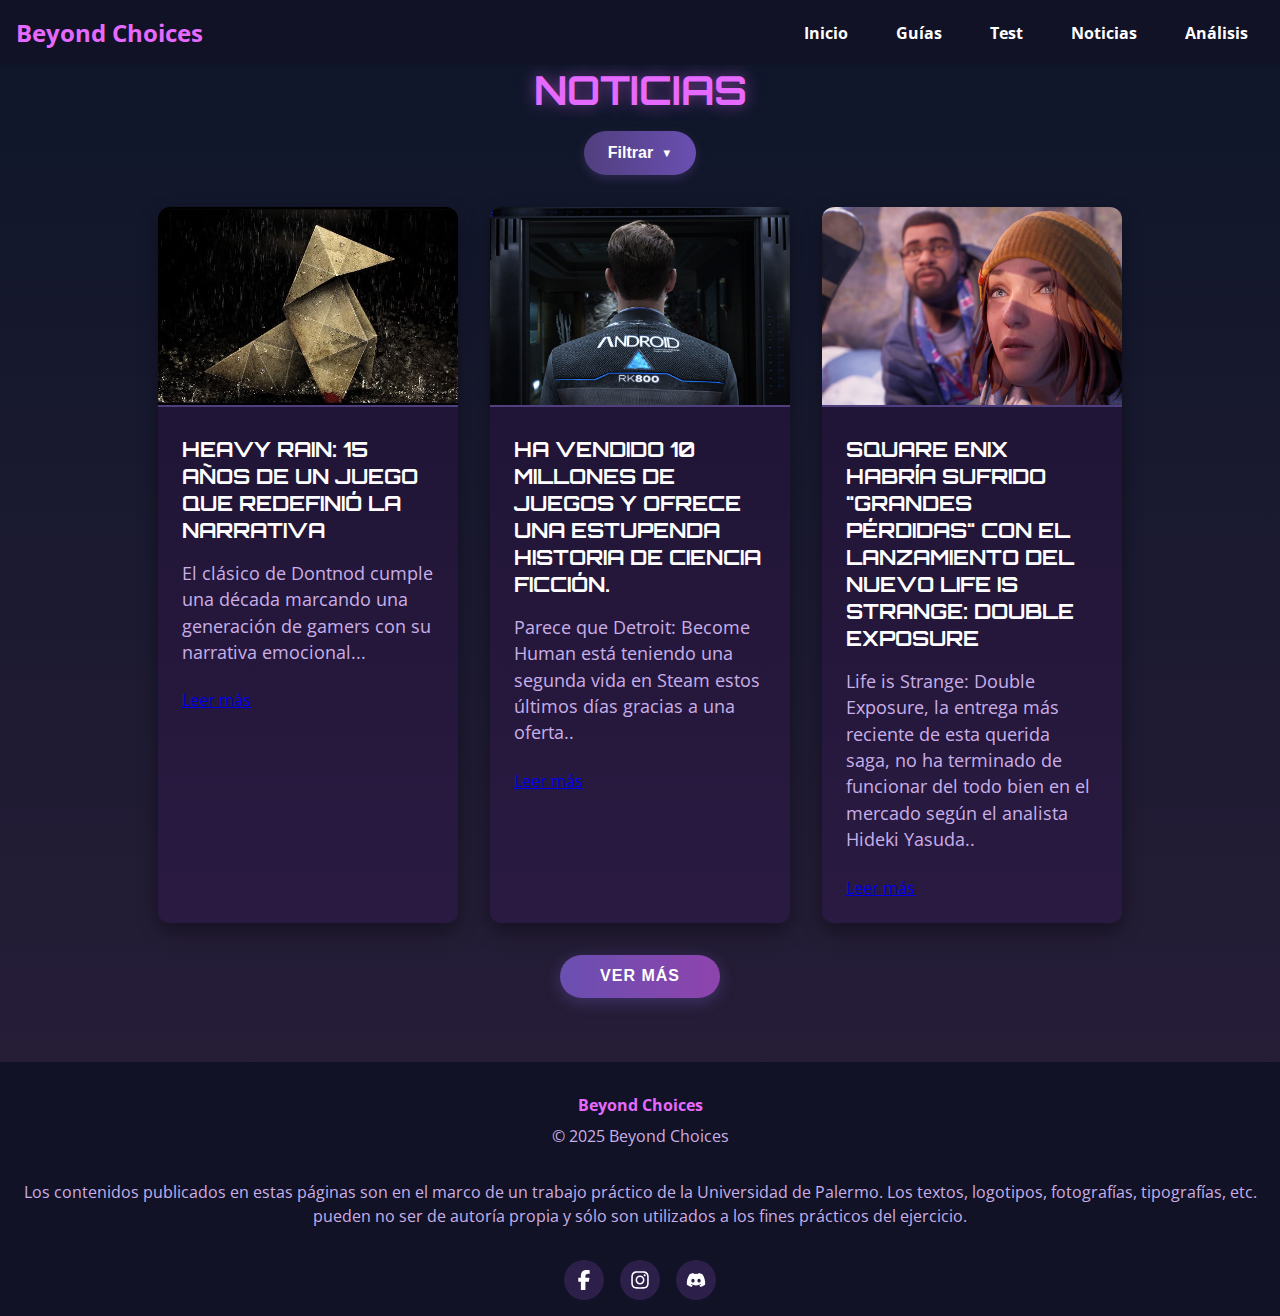
<file: noticias.html>
<!DOCTYPE html>
<html lang="es">
<head>
    <link rel="stylesheet" href="estilos/estilos.css">
    <meta charset="UTF-8">
    <meta name="viewport" content="width=device-width, initial-scale=1.0">
    <title>Noticias</title>
</head>
<body>
  <header>
    <div class="logo">Beyond Choices</div>
    <input type="checkbox" id="menu-toggle" class="menu-checkbox">
    <label for="menu-toggle" class="menu-icon">&#9776;</label>
    <nav class="nav-principal">
      <ul>
        <li><a href="index.html">Inicio</a></li>
        <li><a href="guias.html">Guías</a></li>
        <li><a href="test.html">Test</a></li>
        <li><a href="noticias.html">Noticias</a></li>
        <li><a href="analisis.html">Análisis</a></li>
      </ul>
    </nav>
  </header>    
    <body>
        <main>
            <h1>Noticias</h1>
            <section class="filtros">
                <button id="btn-filtrar">Filtrar</button>
                
                <div id="opciones-filtro" style="display: none;">
                  <button class="filtro-btn">Todas</button>
                  <button class="filtro-btn">Novedades</button>
                  <button class="filtro-btn">Eventos</button>
                  <button class="filtro-btn">Entrevistas</button>
                </div>
              </section>
              <section class="noticias-container">
                <article class="noticia-card">
                  <img src="imagenes/heavyrain.jpg" alt="Heavy Rain" class="card-img">
                  
                  <div class="card-contenido">
                    <h3 class="card-titulo">Heavy Rain: 15 años de un juego que redefinió la narrativa</h3>
                    <p class="card-texto">
                      El clásico de Dontnod cumple una década marcando una generación de gamers con su narrativa emocional...
                    </p>
                    <a href="noticias.html" class="leer-mas-btn">Leer más</a>
                  </div>
                </article>
                <article class="noticia-card">
                  <img src="imagenes/noticia2.jpeg" alt="Detroit" class="card-img">
                  
                  <div class="card-contenido">
                    <h3 class="card-titulo">Ha vendido 10 millones de juegos y ofrece una estupenda historia de ciencia ficción.</h3>
                    <p class="card-texto">
                      Parece que Detroit: Become Human está teniendo una segunda vida en Steam estos últimos días gracias a una oferta..
                    </p>
                    <a href="noticias.html" class="leer-mas-btn">Leer más</a>
                  </div>
                </article>
                <article class="noticia-card">
                  <img src="imagenes/noticia3.jpg" alt="Lis" class="card-img">
                  
                  <div class="card-contenido">
                    <h3 class="card-titulo">Square Enix habría sufrido "grandes pérdidas" con el lanzamiento del nuevo Life is Strange: Double Exposure</h3>
                    <p class="card-texto">
Life is Strange: Double Exposure, la entrega más reciente de esta querida saga, no ha terminado de funcionar del todo bien en el mercado según el analista Hideki Yasuda..                    </p>
                    <a href="noticias.html" class="leer-mas-btn">Leer más</a>
                  </div>
                </article>
              </section>
              <div class="ver-mas">
                <button>VER MÁS</button>
                </div>
        </main>
    </body>
    <footer>
      <div class="logo">Beyond Choices</div>
      <p>© 2025 Beyond Choices</p>
      <p>Los contenidos publicados en estas páginas son en el marco de un trabajo práctico de la Universidad de Palermo. Los textos, logotipos, fotografías, tipografías, etc. pueden no ser de autoría propia y sólo son utilizados a los fines prácticos del ejercicio.</p>
      <div class="social">
          <a href="#" aria-label="Facebook">
              <svg xmlns="http://www.w3.org/2000/svg" height="20" width="25" viewBox="0 0 320 512"><!--!Font Awesome Free 6.7.2 by @fontawesome - https://fontawesome.com License - https://fontawesome.com/license/free Copyright 2025 Fonticons, Inc.--><path fill="#ffffff" d="M80 299.3V512H196V299.3h86.5l18-97.8H196V166.9c0-51.7 20.3-71.5 72.7-71.5c16.3 0 29.4 .4 37 1.2V7.9C291.4 4 256.4 0 236.2 0C129.3 0 80 50.5 80 159.4v42.1H14v97.8H80z"/></svg>            </a>
          <a href="#" aria-label="Instagram">
              <svg xmlns="http://www.w3.org/2000/svg" height="20" width="25" viewBox="0 0 448 512"><!--!Font Awesome Free 6.7.2 by @fontawesome - https://fontawesome.com License - https://fontawesome.com/license/free Copyright 2025 Fonticons, Inc.--><path fill="#ffffff" d="M224.1 141c-63.6 0-114.9 51.3-114.9 114.9s51.3 114.9 114.9 114.9S339 319.5 339 255.9 287.7 141 224.1 141zm0 189.6c-41.1 0-74.7-33.5-74.7-74.7s33.5-74.7 74.7-74.7 74.7 33.5 74.7 74.7-33.6 74.7-74.7 74.7zm146.4-194.3c0 14.9-12 26.8-26.8 26.8-14.9 0-26.8-12-26.8-26.8s12-26.8 26.8-26.8 26.8 12 26.8 26.8zm76.1 27.2c-1.7-35.9-9.9-67.7-36.2-93.9-26.2-26.2-58-34.4-93.9-36.2-37-2.1-147.9-2.1-184.9 0-35.8 1.7-67.6 9.9-93.9 36.1s-34.4 58-36.2 93.9c-2.1 37-2.1 147.9 0 184.9 1.7 35.9 9.9 67.7 36.2 93.9s58 34.4 93.9 36.2c37 2.1 147.9 2.1 184.9 0 35.9-1.7 67.7-9.9 93.9-36.2 26.2-26.2 34.4-58 36.2-93.9 2.1-37 2.1-147.8 0-184.8zM398.8 388c-7.8 19.6-22.9 34.7-42.6 42.6-29.5 11.7-99.5 9-132.1 9s-102.7 2.6-132.1-9c-19.6-7.8-34.7-22.9-42.6-42.6-11.7-29.5-9-99.5-9-132.1s-2.6-102.7 9-132.1c7.8-19.6 22.9-34.7 42.6-42.6 29.5-11.7 99.5-9 132.1-9s102.7-2.6 132.1 9c19.6 7.8 34.7 22.9 42.6 42.6 11.7 29.5 9 99.5 9 132.1s2.7 102.7-9 132.1z"/></svg>
          </a>
          <a href="#" aria-label="Discord">
              <svg xmlns="http://www.w3.org/2000/svg" height="20" width="25" viewBox="0 0 640 512"><!--!Font Awesome Free 6.7.2 by @fontawesome - https://fontawesome.com License - https://fontawesome.com/license/free Copyright 2025 Fonticons, Inc.--><path fill="#ffffff" d="M524.5 69.8a1.5 1.5 0 0 0 -.8-.7A485.1 485.1 0 0 0 404.1 32a1.8 1.8 0 0 0 -1.9 .9 337.5 337.5 0 0 0 -14.9 30.6 447.8 447.8 0 0 0 -134.4 0 309.5 309.5 0 0 0 -15.1-30.6 1.9 1.9 0 0 0 -1.9-.9A483.7 483.7 0 0 0 116.1 69.1a1.7 1.7 0 0 0 -.8 .7C39.1 183.7 18.2 294.7 28.4 404.4a2 2 0 0 0 .8 1.4A487.7 487.7 0 0 0 176 479.9a1.9 1.9 0 0 0 2.1-.7A348.2 348.2 0 0 0 208.1 430.4a1.9 1.9 0 0 0 -1-2.6 321.2 321.2 0 0 1 -45.9-21.9 1.9 1.9 0 0 1 -.2-3.1c3.1-2.3 6.2-4.7 9.1-7.1a1.8 1.8 0 0 1 1.9-.3c96.2 43.9 200.4 43.9 295.5 0a1.8 1.8 0 0 1 1.9 .2c2.9 2.4 6 4.9 9.1 7.2a1.9 1.9 0 0 1 -.2 3.1 301.4 301.4 0 0 1 -45.9 21.8 1.9 1.9 0 0 0 -1 2.6 391.1 391.1 0 0 0 30 48.8 1.9 1.9 0 0 0 2.1 .7A486 486 0 0 0 610.7 405.7a1.9 1.9 0 0 0 .8-1.4C623.7 277.6 590.9 167.5 524.5 69.8zM222.5 337.6c-29 0-52.8-26.6-52.8-59.2S193.1 219.1 222.5 219.1c29.7 0 53.3 26.8 52.8 59.2C275.3 311 251.9 337.6 222.5 337.6zm195.4 0c-29 0-52.8-26.6-52.8-59.2S388.4 219.1 417.9 219.1c29.7 0 53.3 26.8 52.8 59.2C470.7 311 447.5 337.6 417.9 337.6z"/></svg>        </div>
  </footer>
</body>
</html>
</file>
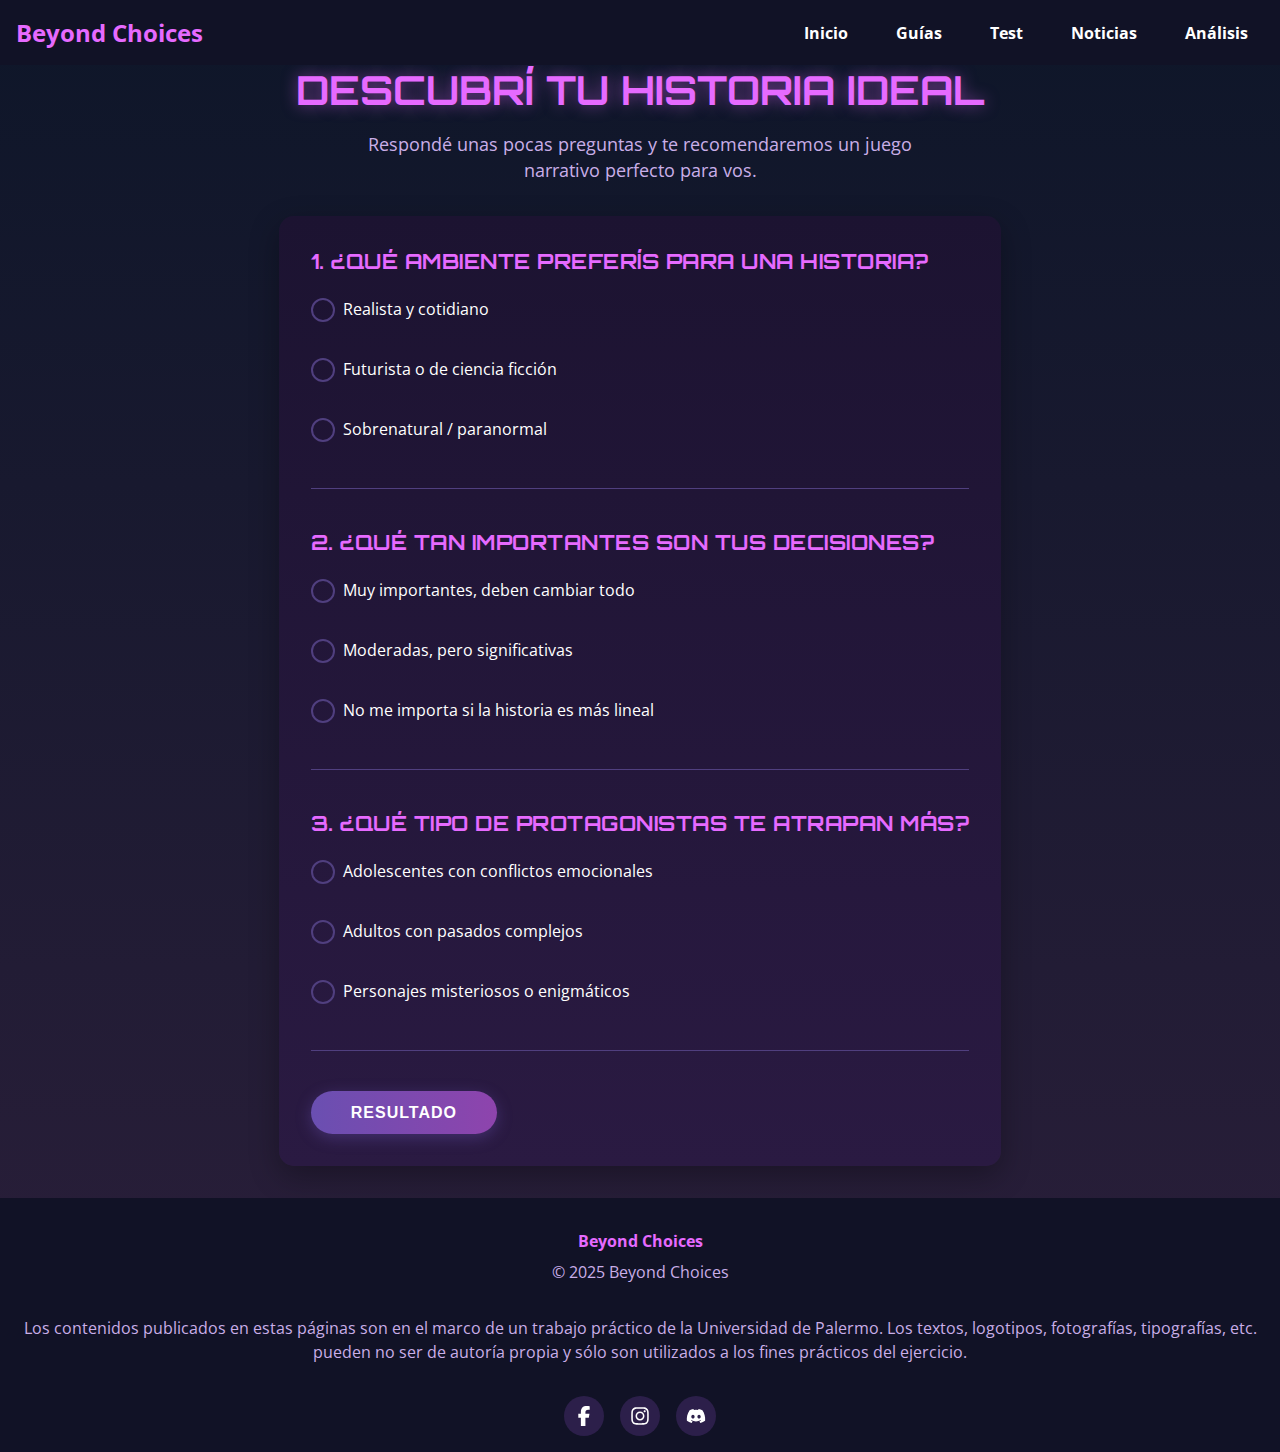
<file: test.html>
<!DOCTYPE html>
<html lang="es">
<head>
    <link rel="stylesheet" href="estilos/estilos.css">
    <meta charset="UTF-8">
    <meta name="viewport" content="width=device-width, initial-scale=1.0">
    <title>Test</title>
</head>
<body>
  <header>
    <div class="logo">Beyond Choices</div>
    <input type="checkbox" id="menu-toggle" class="menu-checkbox">
    <label for="menu-toggle" class="menu-icon">&#9776;</label>
    <nav class="nav-principal">
      <ul>
        <li><a href="index.html">Inicio</a></li>
        <li><a href="guias.html">Guías</a></li>
        <li><a href="test.html">Test</a></li>
        <li><a href="noticias.html">Noticias</a></li>
        <li><a href="analisis.html">Análisis</a></li>
      </ul>
    </nav>
  </header>    
      <main>
        <h1>Descubrí tu historia ideal</h1>
        <p>Respondé unas pocas preguntas y te recomendaremos un juego narrativo perfecto para vos.</p>
        <form id="formulario-test">
          <section class="pregunta">
            <h2>1. ¿Qué ambiente preferís para una historia?</h2>
            <label><input type="radio" name="ambiente" value="realista"> Realista y cotidiano</label><br>
            <label><input type="radio" name="ambiente" value="futurista"> Futurista o de ciencia ficción</label><br>
            <label><input type="radio" name="ambiente" value="sobrenatural"> Sobrenatural / paranormal</label>
          </section>
    
          <section class="pregunta">
            <h2>2. ¿Qué tan importantes son tus decisiones?</h2>
            <label><input type="radio" name="decisiones" value="consecuencia"> Muy importantes, deben cambiar todo</label><br>
            <label><input type="radio" name="decisiones" value="moderadas"> Moderadas, pero significativas</label><br>
            <label><input type="radio" name="decisiones" value="lineal"> No me importa si la historia es más lineal</label>
          </section>
    
          <section class="pregunta">
            <h2>3. ¿Qué tipo de protagonistas te atrapan más?</h2>
            <label><input type="radio" name="protagonista" value="adolescente"> Adolescentes con conflictos emocionales</label><br>
            <label><input type="radio" name="protagonista" value="adulto"> Adultos con pasados complejos</label><br>
            <label><input type="radio" name="protagonista" value="misterioso"> Personajes misteriosos o enigmáticos</label>
          </section>
    
        <button class="btn">RESULTADO</button></a>
        </form>
      </main>
      <footer>
        <div class="logo">Beyond Choices</div>
        <p>© 2025 Beyond Choices</p>
        <p>Los contenidos publicados en estas páginas son en el marco de un trabajo práctico de la Universidad de Palermo. Los textos, logotipos, fotografías, tipografías, etc. pueden no ser de autoría propia y sólo son utilizados a los fines prácticos del ejercicio.</p>
        <div class="social">
            <a href="#" aria-label="Facebook">
                <svg xmlns="http://www.w3.org/2000/svg" height="20" width="25" viewBox="0 0 320 512"><!--!Font Awesome Free 6.7.2 by @fontawesome - https://fontawesome.com License - https://fontawesome.com/license/free Copyright 2025 Fonticons, Inc.--><path fill="#ffffff" d="M80 299.3V512H196V299.3h86.5l18-97.8H196V166.9c0-51.7 20.3-71.5 72.7-71.5c16.3 0 29.4 .4 37 1.2V7.9C291.4 4 256.4 0 236.2 0C129.3 0 80 50.5 80 159.4v42.1H14v97.8H80z"/></svg>            </a>
            <a href="#" aria-label="Instagram">
                <svg xmlns="http://www.w3.org/2000/svg" height="20" width="25" viewBox="0 0 448 512"><!--!Font Awesome Free 6.7.2 by @fontawesome - https://fontawesome.com License - https://fontawesome.com/license/free Copyright 2025 Fonticons, Inc.--><path fill="#ffffff" d="M224.1 141c-63.6 0-114.9 51.3-114.9 114.9s51.3 114.9 114.9 114.9S339 319.5 339 255.9 287.7 141 224.1 141zm0 189.6c-41.1 0-74.7-33.5-74.7-74.7s33.5-74.7 74.7-74.7 74.7 33.5 74.7 74.7-33.6 74.7-74.7 74.7zm146.4-194.3c0 14.9-12 26.8-26.8 26.8-14.9 0-26.8-12-26.8-26.8s12-26.8 26.8-26.8 26.8 12 26.8 26.8zm76.1 27.2c-1.7-35.9-9.9-67.7-36.2-93.9-26.2-26.2-58-34.4-93.9-36.2-37-2.1-147.9-2.1-184.9 0-35.8 1.7-67.6 9.9-93.9 36.1s-34.4 58-36.2 93.9c-2.1 37-2.1 147.9 0 184.9 1.7 35.9 9.9 67.7 36.2 93.9s58 34.4 93.9 36.2c37 2.1 147.9 2.1 184.9 0 35.9-1.7 67.7-9.9 93.9-36.2 26.2-26.2 34.4-58 36.2-93.9 2.1-37 2.1-147.8 0-184.8zM398.8 388c-7.8 19.6-22.9 34.7-42.6 42.6-29.5 11.7-99.5 9-132.1 9s-102.7 2.6-132.1-9c-19.6-7.8-34.7-22.9-42.6-42.6-11.7-29.5-9-99.5-9-132.1s-2.6-102.7 9-132.1c7.8-19.6 22.9-34.7 42.6-42.6 29.5-11.7 99.5-9 132.1-9s102.7-2.6 132.1 9c19.6 7.8 34.7 22.9 42.6 42.6 11.7 29.5 9 99.5 9 132.1s2.7 102.7-9 132.1z"/></svg>
            </a>
            <a href="#" aria-label="Discord">
                <svg xmlns="http://www.w3.org/2000/svg" height="20" width="25" viewBox="0 0 640 512"><!--!Font Awesome Free 6.7.2 by @fontawesome - https://fontawesome.com License - https://fontawesome.com/license/free Copyright 2025 Fonticons, Inc.--><path fill="#ffffff" d="M524.5 69.8a1.5 1.5 0 0 0 -.8-.7A485.1 485.1 0 0 0 404.1 32a1.8 1.8 0 0 0 -1.9 .9 337.5 337.5 0 0 0 -14.9 30.6 447.8 447.8 0 0 0 -134.4 0 309.5 309.5 0 0 0 -15.1-30.6 1.9 1.9 0 0 0 -1.9-.9A483.7 483.7 0 0 0 116.1 69.1a1.7 1.7 0 0 0 -.8 .7C39.1 183.7 18.2 294.7 28.4 404.4a2 2 0 0 0 .8 1.4A487.7 487.7 0 0 0 176 479.9a1.9 1.9 0 0 0 2.1-.7A348.2 348.2 0 0 0 208.1 430.4a1.9 1.9 0 0 0 -1-2.6 321.2 321.2 0 0 1 -45.9-21.9 1.9 1.9 0 0 1 -.2-3.1c3.1-2.3 6.2-4.7 9.1-7.1a1.8 1.8 0 0 1 1.9-.3c96.2 43.9 200.4 43.9 295.5 0a1.8 1.8 0 0 1 1.9 .2c2.9 2.4 6 4.9 9.1 7.2a1.9 1.9 0 0 1 -.2 3.1 301.4 301.4 0 0 1 -45.9 21.8 1.9 1.9 0 0 0 -1 2.6 391.1 391.1 0 0 0 30 48.8 1.9 1.9 0 0 0 2.1 .7A486 486 0 0 0 610.7 405.7a1.9 1.9 0 0 0 .8-1.4C623.7 277.6 590.9 167.5 524.5 69.8zM222.5 337.6c-29 0-52.8-26.6-52.8-59.2S193.1 219.1 222.5 219.1c29.7 0 53.3 26.8 52.8 59.2C275.3 311 251.9 337.6 222.5 337.6zm195.4 0c-29 0-52.8-26.6-52.8-59.2S388.4 219.1 417.9 219.1c29.7 0 53.3 26.8 52.8 59.2C470.7 311 447.5 337.6 417.9 337.6z"/></svg>        </div>
    </footer>
</body>
</html>
</file>
<file: estilos/estilos.css>
@import url('https://fonts.googleapis.com/css2?family=Open+Sans&family=Orbitron:wght@600&display=swap');
* {
    margin: 0;
    padding: 0;
    box-sizing: border-box;
}

body {
    font-family: 'Open Sans', sans-serif;
    background: linear-gradient(to bottom, #0e1629, #2c1f3b);
    color: #ffffff;
    min-height: 100vh;
    display: grid;
    grid-template-rows: auto 1fr auto;
    margin: 0;
}
footer p{
    font-size: 1em;
    max-width: max-content;
}
h1, h2, h3 {
    font-family: 'Orbitron', sans-serif;
    color: #e66aff;
    text-transform: uppercase;
}

h1 {
    text-align: center;
    font-size: 2.5rem;
    margin-bottom: 1rem;
    text-shadow: 0 0 15px rgba(230, 106, 255, 0.5);
    position: relative;
}

p {
    text-align: center;
    max-width: 600px;
    margin: 0 auto 2rem;
    color: #c9aee8;
    font-size: 1.1rem;
    line-height: 1.5;
}
.analisis-texto {
    background: linear-gradient(to bottom, #1c1331, #2a1a42);
    border-radius: 12px;
    padding: 1.5rem;
    margin-bottom: 2rem;
    box-shadow: 0 8px 20px rgba(0, 0, 0, 0.4);
    border-left: 4px solid #503f7f;
}
.analisis-texto p{
        text-align: left;
        margin: 0;
        max-width: 100%;
        margin-bottom: 1em;
}

header {
    background-color: #111226;
    padding: 1rem;
    display: flex;
    justify-content: space-between;
    align-items: center;
    position: sticky;
    top: 0;
    z-index: 1000;
}

header .logo {
    font-size: 1.5rem;
    font-weight: bold;
    color: #e66aff;
}

.menu-checkbox {
    display: none;
}

.menu-icon {
    display: block;
    font-size: 2rem;
    color: white;
    cursor: pointer;
}

.nav-principal {
    display: none;
    flex-direction: column;
    background-color: #111226;
    position: absolute;
    top: 70px;
    left: 0;
    width: 100%;
    padding: 1rem;
    z-index: 1000;
}

.nav-principal ul {
    display: flex;
    flex-direction: column;
    gap: 1rem;
    list-style: none;
}

.menu-checkbox:checked ~ .nav-principal {
    display: flex;
}

nav ul li a {
    text-decoration: none;
    color: white;
    font-weight: bold;
    padding: 0.5rem 1rem;
    border-radius: 8px;
    transition: background-color 0.3s ease, color 0.3s ease;
}

nav ul li a:hover {
    background-color: #503f7f;
    color: #ffffff;
}

.barra-busqueda {
    display: flex;
    justify-content: center;
    align-items: center;
    padding: 1rem;
    gap: 0.5rem;
}

.input-container {
    position: relative;
    width: 100%;
    max-width: 500px;
}

.input-busqueda {
    padding: 0.7rem 1rem 0.7rem 3rem;
    font-size: 1rem;
    border-radius: 10px;
    border: none;
    width: 100%;
    background-color: #1a122a;
    color: white;
    box-shadow: 0 0 5px rgba(0, 0, 0, 0.3);
    font-family: 'Open Sans', sans-serif;
}

.input-busqueda::placeholder {
    color: #c9aee8;
}

.btn-buscar {
    position: absolute;
    left: 1rem;
    top: 50%;
    transform: translateY(-50%);
    background: none;
    border: none;
    cursor: pointer;
    padding: 0;
    width: 24px;
    height: 24px;
    display: flex;
    align-items: center;
    justify-content: center;
}

.intro {
    width: 100vw;
    margin-left: calc(-50vw + 50%);
    margin-bottom: 2rem;
    position: relative;
    overflow: hidden;
    border-radius: 0 !important;
    box-shadow: 0px 10px rgba(0, 0, 0, 0.3);
    height: 400px;
    background-image: url('../imagenes/intro.jpg');
    background-size: cover;
    background-position: center;
    background-repeat: no-repeat;
    filter: blur(3px);
    transform: scale(1.05);
    transition: all 0.5s ease;
}

.intro:hover {
    filter: blur(1px);
    transform: scale(1.08);
}
.analisis-imagen {
    width: 100vw;
    margin-left: calc(-50vw + 50%);
    margin-bottom: 2rem;
    position: relative;
    border-radius: 0 !important;
    box-shadow: 0px 10px rgba(0, 0, 0, 0.3);
    height: 400px;
    background-image: url('../imagenes/lifeisstrangeanalisis.jpeg');
    background-size: cover;
    background-position: center;
    background-repeat: no-repeat;
}
.trailers {
    text-align: center;
    padding: 2rem 1rem;
    margin-top: 2rem;
}

.trailers h2 {
    font-size: 1.5rem;
    margin-bottom: 1.5rem;
    color: #e66aff;
    text-shadow: 0 0 10px rgba(230, 106, 255, 0.5);
    letter-spacing: 1px;
}

.trailers-container {
    display: flex;
    flex-direction: column;
    align-items: center;
    gap: 2rem;
    margin-top: 1.5rem;
}

.video-wrapper {
    background-color: #1c1331;
    padding: 1rem;
    border-radius: 10px;
    box-shadow: 0 4px 15px rgba(0, 0, 0, 0.3);
    transition: transform 0.3s ease;
    width: 100%;
    max-width: 560px;
}

.video-wrapper iframe {
    width: 100%;
    height: 200px;
    border: none;
    border-radius: 8px;
}

.video-wrapper p {
    margin-top: 1rem;
    font-weight: bold;
    color: #e66aff;
    font-size: 1.1rem;
}
.video-wrapper:hover {
    transform: translateY(-5px);
    box-shadow: 0 8px 20px rgba(0, 0, 0, 0.4);
}

.noticias-container {
    display: grid;
    grid-template-columns: 1fr;
    gap: 2rem;
    margin: 2rem 0;
    max-width: 1200px;
    padding: 0 1rem;
}

.noticia-card {
    background: linear-gradient(to bottom, #1c1331, #2a1a42);
    border-radius: 12px;
    overflow: hidden;
    box-shadow: 0 8px 20px rgba(0, 0, 0, 0.4);
    transition: all 0.3s ease;
}

.noticia-card:hover {
    transform: translateY(-10px);
    box-shadow: 0 15px 30px rgba(0, 0, 0, 0.5);
}

.card-img {
    width: 100%;
    height: 200px;
    object-fit: cover;
    border-bottom: 2px solid #503f7f;
}

.card-contenido {
    padding: 1.5rem;
}

.card-titulo {
    font-family: 'Orbitron', sans-serif;
    font-size: 1.3rem;
    color: #ffffff;
    margin-bottom: 1rem;
    line-height: 1.3;
}

.card-texto {
    color: #c9aee8;
    margin-bottom: 1.5rem;
    line-height: 1.5;
    text-align: left;
}


.filtros {
    display: flex;
    flex-direction: column;
    align-items: center;
    margin-bottom: 2rem;
}

#btn-filtrar {
    background: linear-gradient(to right, #503f7f, #6a4fb1);
    color: white;
    border: none;
    padding: 0.8rem 1.5rem;
    border-radius: 30px;
    font-size: 1rem;
    cursor: pointer;
    transition: all 0.3s ease;
    box-shadow: 0 4px 10px rgba(80, 63, 127, 0.4);
    font-weight: bold;
    display: flex;
    align-items: center;
    gap: 0.5rem;
}

#btn-filtrar:hover {
    transform: translateY(-2px);
    box-shadow: 0 6px 15px rgba(80, 63, 127, 0.6);
}

#btn-filtrar::after {
    content: '▼';
    font-size: 0.7rem;
}

#opciones-filtro {
    display: flex;
    flex-wrap: wrap;
    justify-content: center;
    gap: 0.8rem;
    margin-top: 1rem;
    animation: fadeIn 0.3s ease-out;
}

.filtro-btn {
    background-color: #2c1f4a;
    color: white;
    border: 1px solid #503f7f;
    padding: 0.5rem 1rem;
    border-radius: 20px;
    font-size: 0.9rem;
    cursor: pointer;
    transition: all 0.2s ease;
}

.filtro-btn:hover, .filtro-btn.active {
    background-color: #503f7f;
    color: #ffffff;
}


.juegos-destacados {
    text-align: center;
    padding: 1rem;
}

.juegos-destacados h2 {
    font-size: 1.5rem;
    margin-bottom: 1.5rem;
    color: #e66aff;
    text-shadow: 0 0 10px rgba(230, 106, 255, 0.5);
    letter-spacing: 1px;
}

.juegos-container {
    display: flex;
    flex-wrap: wrap;
    flex-direction: column;
    justify-content: center;
    align-items: center;
    gap: 1rem;
    padding: 1rem;
}

.juego {
    background-color: #1c1331;
    color: white;
    padding: 1rem;
    border-radius: 10px;
    text-align: center;
    box-shadow: 0 4px 10px rgba(0, 0, 0, 0.3);
    width: 100%;
    max-width: 300px;
    transition: transform 0.3s, box-shadow 0.3s;
    flex: 1 1 300px;
}

.juego:hover {
    transform: translateY(-5px);
    box-shadow: 0 8px 15px rgba(0, 0, 0, 0.4);
}

.juego img {
    width: 100%;
    height: 200px;
    border-radius: 8px;
    object-fit: cover;
    border: 2px solid #503f7f;
}

.juego p {
    font-size: 1rem;
    margin-top: 0.8rem;
    font-weight: bold;
    color: #e66aff;
}

.enlace-juego {
    display: block;
    flex: 1 1 300px;
    max-width: 300px;
    text-decoration: none;
    color: inherit;
}
.enlace {
    text-decoration: none;
}
.guia-juegos {
    padding: 2rem 1rem;
    text-align: center;
    max-width: 1200px;
    margin: 0 auto;
}

.guia-juegos h2 {
    font-size: 2rem;
    color: #e66aff;
    margin-bottom: 2rem;
    text-shadow: 0 0 10px rgba(230, 106, 255, 0.5);
    letter-spacing: 2px;
    text-transform: uppercase;
    position: relative;
    padding-bottom: 0.5rem;
}

.guia-juegos h2::after {
    content: '';
    position: absolute;
    bottom: 0;
    left: 50%;
    transform: translateX(-50%);
    width: 100px;
    height: 3px;
    background: linear-gradient(to right, transparent, #e66aff, transparent);
}

.guia-juegos .juegos-container {
    display: flex;
    flex-wrap: wrap;
    justify-content: center;
    gap: 1rem;
    width: 100%;
}


.juegos-analisis-container {
    display: grid;
    grid-template-columns: repeat(auto-fill, minmax(300px, 1fr));
    gap: 2rem;
    width: 100%;
}

.juego-analisis {
    background: linear-gradient(145deg, #1a1e3a, #242850);
    border-radius: 15px;
    overflow: hidden;
    box-shadow: 0 10px 25px rgba(0, 0, 0, 0.5);
    transition: all 0.4s ease;
    position: relative;
    border: 1px solid #00ffcc;
    display: flex;
    flex-direction: column;
}

.juego-analisis:hover {
    transform: translateY(-10px) scale(1.02);
    box-shadow: 0 15px 35px rgba(0, 255, 204, 0.3);
    border-color: #e66aff;
}

.juego-analisis::before {
    content: '';
    position: absolute;
    top: 0;
    left: 0;
    right: 0;
    height: 4px;
    background: linear-gradient(to right, #00ffcc, #e66aff);
}

.juego-analisis img {
    border-radius: 0;
    border: none;
    height: 220px;
    filter: grayscale(20%);
    transition: filter 0.3s ease;
    width: 100%;
    height: 200px;
    object-fit: cover;
    border-radius: 8px 8px 0 0;
}

.juego-analisis:hover img {
    filter: grayscale(0%);
}

.juego-analisis p {
    font-size: 1.2rem;
    color: #00ffcc;
    margin: 1rem 0;
    padding: 0.5rem;
    position: relative;
    display: flex;
    text-align: center;
    padding: 1rem;
    margin: 0;
    background: linear-gradient(to bottom, #1c1331, #2a1a42);
    border-radius: 0 0 8px 8px;
    flex-grow: 1;
    justify-content: center;
    min-height: 60px;
}

.juego-analisis p::after {
    content: '';
    position: absolute;
    bottom: 0;
    left: 50%;
    transform: translateX(-50%);
    width: 0;
    height: 2px;
    background: #e66aff;
    transition: width 0.3s ease;
}

.juego-analisis:hover p::after {
    width: 100%;
}


.personajes, .capitulos, .guia {
    background: linear-gradient(to bottom, #1c1331, #2a1a42);
    border-radius: 12px;
    padding: 1.5rem;
    margin-bottom: 2rem;
    box-shadow: 0 8px 20px rgba(0, 0, 0, 0.4);
    border-left: 4px solid #503f7f;
}

.personajes h2, .capitulos h2, .guia h2 {
    font-family: 'Orbitron', sans-serif;
    color: #e66aff;
    margin-bottom: 1rem;
    font-size: 1.5rem;
    text-shadow: 0 0 8px rgba(230, 106, 255, 0.4);
}

.personajes:hover, .capitulos:hover, .guia:hover {
    transform: translateY(-5px);
    box-shadow: 0 12px 25px rgba(0, 0, 0, 0.5);
    transition: all 0.3s ease;
}


.personajes ul {
    list-style-type: none;
    padding-left: 0;
}

.personajes li {
    padding: 0.5rem 0;
    border-bottom: 1px solid #503f7f;
    position: relative;
    padding-left: 1.5rem;
}

.personajes li:last-child {
    border-bottom: none;
}

.personajes li::before {
    content: '•';
    color: #e66aff;
    position: absolute;
    left: 0;
    font-size: 1.2rem;
}


.capitulos ol {
    list-style-type: none;
    counter-reset: chapter-counter;
    padding-left: 0;
}

.capitulos li {
    counter-increment: chapter-counter;
    padding: 0.5rem 0 0.5rem 2rem;
    border-bottom: 1px solid #503f7f;
    position: relative;
}

.capitulos li:last-child {
    border-bottom: none;
}

.capitulos li::before {
    content: counter(chapter-counter);
    color: #e66aff;
    font-weight: bold;
    position: absolute;
    left: 0;
    width: 1.5rem;
    text-align: center;
}


.guia strong {
    color: #ff4d4d;
    font-weight: bold;
}

.guia p {
    margin-top: 1rem;
}


.acciones {
    display: flex;
    flex-direction: column;
    gap: 1rem;
    padding: 1rem;
    align-items: center;
}

.btn {
    padding: 0.8rem 2.5rem;
    font-size: 1rem;
    background: linear-gradient(to right, #6a4fb1, #8e44ad);
    color: white;
    border: none;
    border-radius: 30px;
    cursor: pointer;
    transition: all 0.3s ease;
    box-shadow: 0 4px 15px rgba(106, 79, 177, 0.4);
    font-weight: bold;
    letter-spacing: 1px;
    position: relative;
    overflow: hidden;
}

.btn:hover {
    background-color: #6a4fb1;
}

.ver-mas {
    display: flex;
    justify-content: center;
    margin: 2rem 0;
    width: 100%;
}

.ver-mas button {
    padding: 0.8rem 2.5rem;
    font-size: 1rem;
    background: linear-gradient(to right, #6a4fb1, #8e44ad);
    color: white;
    border: none;
    border-radius: 30px;
    cursor: pointer;
    transition: all 0.3s ease;
    box-shadow: 0 4px 15px rgba(106, 79, 177, 0.4);
    font-weight: bold;
    letter-spacing: 1px;
    position: relative;
    overflow: hidden;
}

.ver-mas button::before {
    content: '';
    position: absolute;
    top: 0;
    left: -100%;
    width: 100%;
    height: 100%;
    background: linear-gradient(to right, transparent, rgba(255, 255, 255, 0.2), transparent);
    transition: all 0.5s ease;
}

.ver-mas button:hover {
    transform: translateY(-3px);
    box-shadow: 0 8px 20px rgba(106, 79, 177, 0.6);
}

.ver-mas button:hover::before {
    left: 100%;
}


#formulario-test {
    background: linear-gradient(to bottom, #1c1331, #2a1a42);
    border-radius: 15px;
    padding: 2rem;
    box-shadow: 0 10px 30px rgba(0, 0, 0, 0.3);
}

.pregunta {
    margin-bottom: 2.5rem;
    padding-bottom: 2rem;
    border-bottom: 1px solid #503f7f;
}

.pregunta:last-child {
    border-bottom: none;
    margin-bottom: 1.5rem;
    padding-bottom: 0;
}

.pregunta h2 {
    font-family: 'Orbitron', sans-serif;
    color: #e66aff;
    font-size: 1.3rem;
    margin-bottom: 1.5rem;
    letter-spacing: 0.5px;
}

.pregunta label {
    display: block;
    position: relative;
    padding-left: 2rem;
    margin-bottom: 1rem;
    cursor: pointer;
    color: #ffffff;
    font-size: 1rem;
    transition: color 0.3s ease;
}

.pregunta label:hover {
    color: #e66aff;
}

.pregunta input[type="radio"] {
    position: absolute;
    opacity: 0;
    cursor: pointer;
}

.pregunta label::before {
    content: '';
    position: absolute;
    left: 0;
    top: 0;
    width: 20px;
    height: 20px;
    border: 2px solid #503f7f;
    border-radius: 50%;
    background-color: transparent;
    transition: all 0.3s ease;
}

.pregunta label:hover::before {
    border-color: #e66aff;
}

.pregunta input[type="radio"]:checked ~ label::before {
    background-color: #e66aff;
    border-color: #e66aff;
    box-shadow: 0 0 10px rgba(230, 106, 255, 0.7);
}

.pregunta input[type="radio"]:checked ~ label::after {
    content: '';
    position: absolute;
    left: 6px;
    top: 6px;
    width: 8px;
    height: 8px;
    border-radius: 50%;
    background: white;
}


footer {
    background-color: #111226;
    padding: 2rem 1rem 1rem;
    text-align: center;
    margin-top: 2rem;
    grid-row: 3;
}

footer .logo {
    font-weight: bold;
    margin-bottom: 0.5rem;
    color: #e66aff;
}

.social {
    margin-top: 1rem;
    display: flex;
    justify-content: center;
    gap: 1rem;
}

.social a {
    display: inline-flex;
    align-items: center;
    justify-content: center;
    width: 40px;
    height: 40px;
    border-radius: 50%;
    background-color: #2c1f4a;
    transition: background-color 0.3s;
}

.social a:hover {
    transform: scale(1.1);
    background-color: #503f7f;
}

.social svg {
    width: 20px;
    height: 20px;
}


@keyframes fadeIn {
    from { opacity: 0; transform: translateY(20px); }
    to { opacity: 1; transform: translateY(0); }
}

.juego {
    animation: fadeIn 0.5s ease-out;
}

.juegos-destacados h2 {
    animation: fadeIn 0.3s ease-out;
}


main {
    max-width: 1200px;
    margin: 0 auto;
    padding: 0 1rem;
    grid-row: 2;
}


@media (min-width: 768px) {
    .menu-icon {
        display: none;
    }
    
    .personajes, .capitulos, .guia {
        padding: 2rem;
    }
    
    .guia-juegos h2 {
        font-size: 2.5rem;
    }
    
    .personajes h2, .capitulos h2, .guia h2 {
        font-size: 1.8rem;
    }
    
    .nav-principal {
        display: flex;
        position: static;
        width: auto;
        padding: 0;
        background-color: transparent;
    }
    
    .nav-principal ul {
        flex-direction: row;
    }
    
    .juegos-container {
        flex-direction: row;
        flex-wrap: wrap;
        justify-content: center;
    }
    
    .juego {
        width: calc(50% - 1rem);
    }
    .juegos-analisis-container{
        grid-template-columns: repeat(2, 1fr); 
        gap: 2rem;
        justify-items: center;
    }
     .juego-analisis:nth-child(3) {
        grid-column: 1 / -1; 
    }
     .juego-analisis {
        width: 100%; 
        max-width: 300px; 
    }
    .acciones {
        flex-direction: row;
        justify-content: center;
    }
    
    .btn {
        width: auto;
    }
    
    .intro {
        border-radius: 0 0 20px 20px;
    }
    .trailers-container {
        flex-direction: row;
        flex-wrap: wrap;
        justify-content: center;
    }
    
    .video-wrapper {
        width: calc(50% - 1rem);
        max-width: none;
    }
    .analisis-imagen{
        object-fit: cover;
        height: 400px;
        background-position: center 0px;
    }
     .noticias-container {
        grid-template-columns: repeat(2, 1fr);
        gap: 2rem;
        justify-items: center;
    }
    .noticia-card:nth-child(3) {
    grid-column: 1 / -1;
    justify-self: center;
  }
    .noticia-card {
    max-width: 300px;
    width: 100%;
  }
  .analisis-texto p{
    font-size: 1.25em;
}}

@media (min-width: 1024px) {
    .juego {
        width: calc(33.333% - 1rem);
        flex: 1;
        min-width: 200px;
    }
    .juegos-container{
        flex-wrap: nowrap;
    }
    
    .juegos-destacados h2 {
        font-size: 1.8rem;
    }
    
    .intro {
        max-height: 500px;
    }
    .intro-imagen {
        object-fit: cover;
        height: 400px;
    }
    .juegos-analisis-container{
        grid-template-columns: repeat(3, 1fr); 
        gap: 2rem;
    }
    .juego-analisis:nth-child(3) {
        grid-column: auto; 
        max-width: none;}
    
    .trailers-container {
        flex-wrap: nowrap;
        justify-content: center;
        gap: 1rem;
    }
    
    .video-wrapper {
        width: calc(33.33% - 1.33rem);
    }
    
    .video-wrapper iframe {
        height: 180px;
    }
    
    .noticias-container {
        grid-template-columns: repeat(3, 1fr);
        gap: 2rem;
        justify-items: stretch
    }
    .noticia-card:nth-child(3) {
    grid-column: auto;
    justify-self: end;
  }
  .capitulos {
    font-size: 1.25em;
  }
  .personajes {
    font-size: 1.25em;
  }
     .secciones-container {
        display: grid;
        grid-template-columns: 1fr 1fr; 
        gap: 2rem; 
        margin-bottom: 2rem; 
    }
    
    .personajes, .capitulos {
        margin-bottom: 0; 
    }

}
</file>
